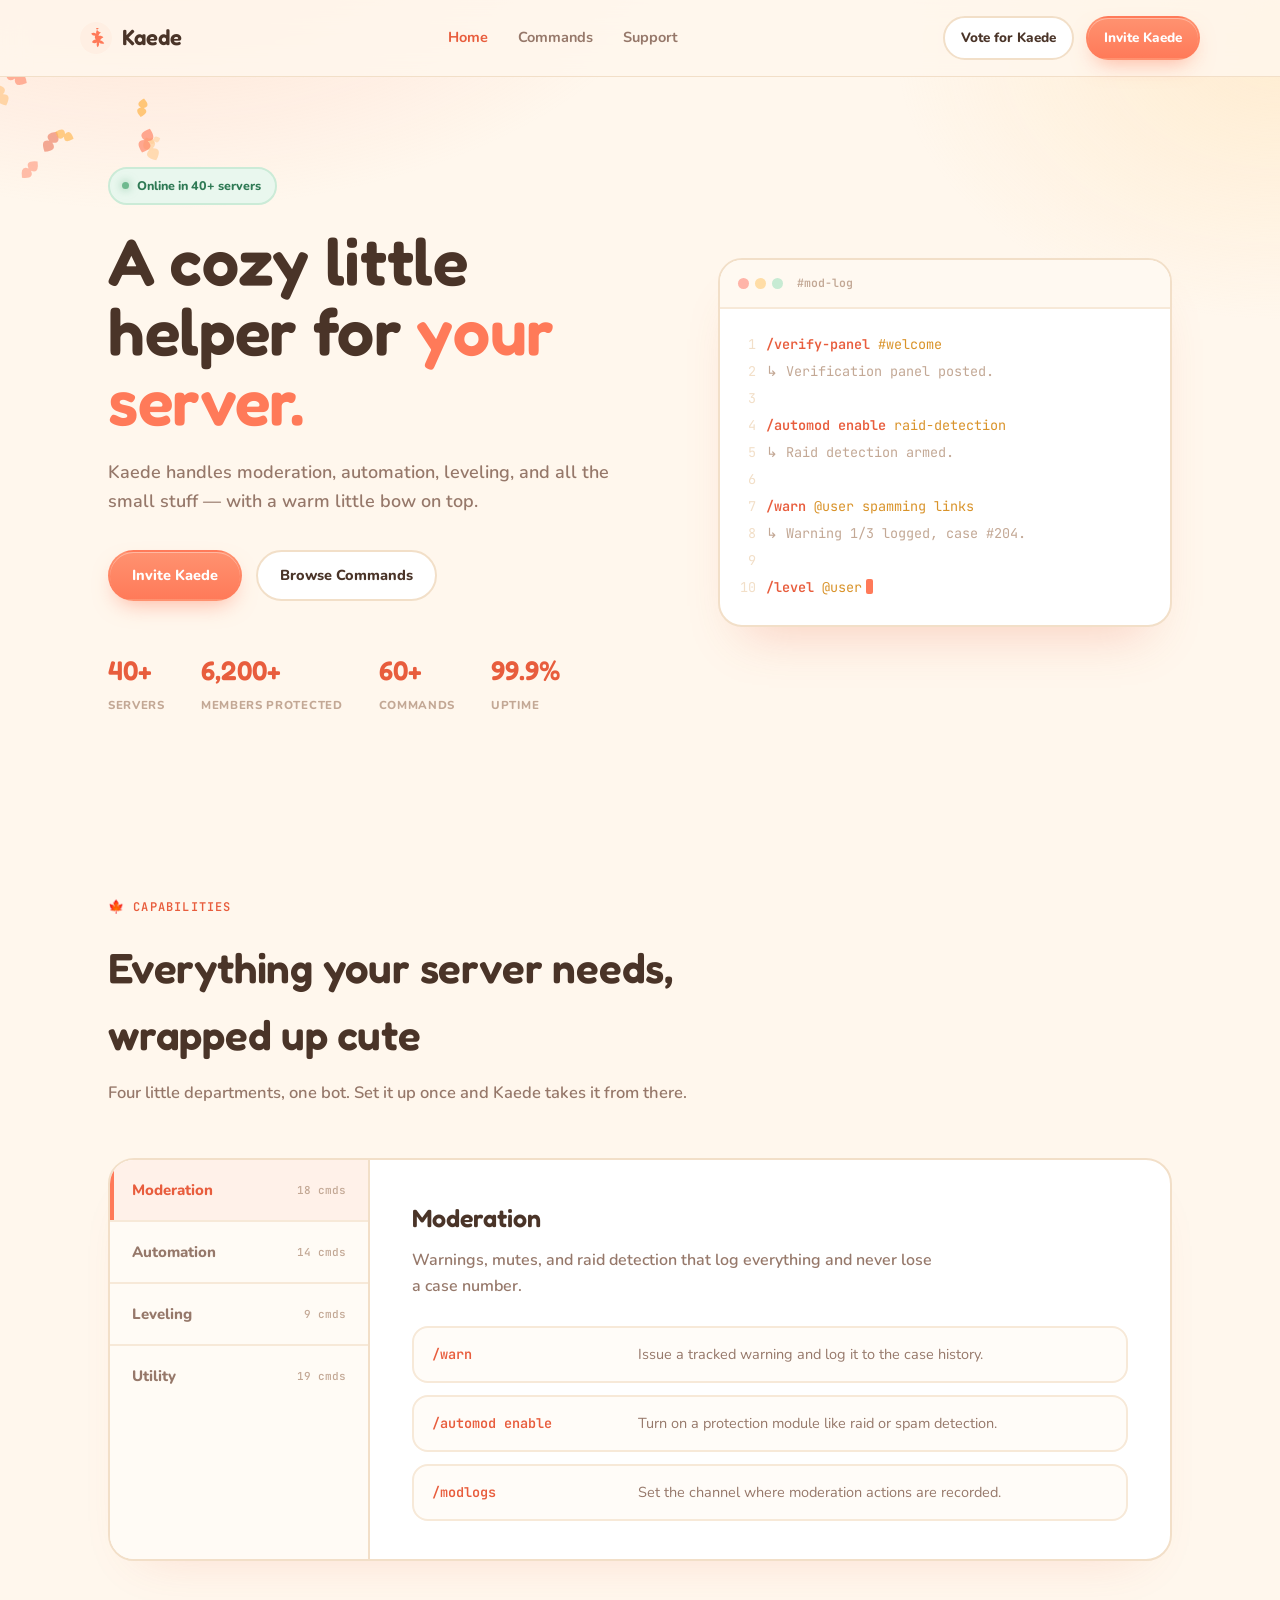
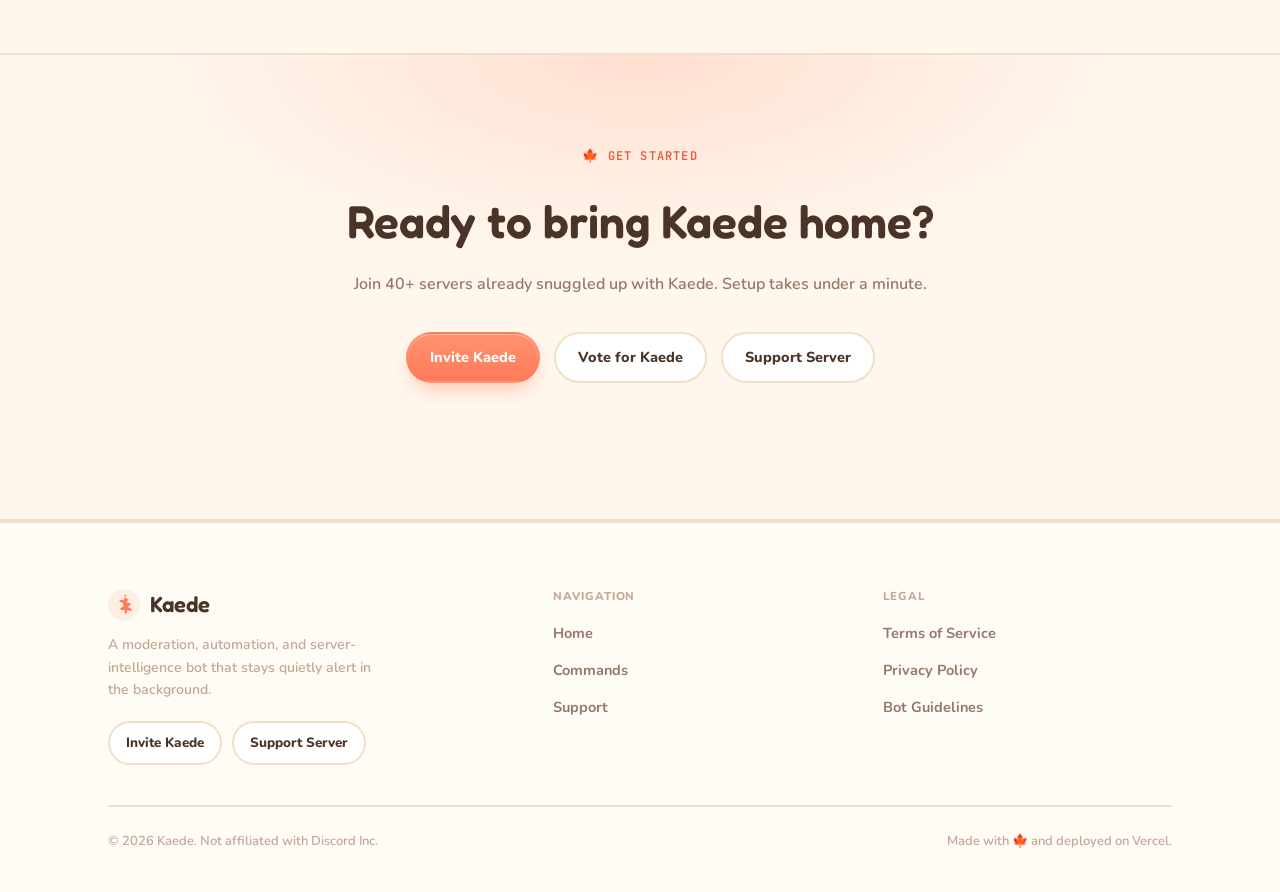
<file: index.html>
<!doctype html>
<html lang="en">
<head>
<meta charset="UTF-8">
<meta name="viewport" content="width=device-width, initial-scale=1">
<title>Kaede — a cozy Discord bot for your server</title>
<meta name="description" content="Kaede is a cozy Discord bot for moderation, automation, and leveling — friendly by design. Invite it in under a minute.">
<link rel="icon" href="data:image/svg+xml,<svg xmlns=%22http://www.w3.org/2000/svg%22 viewBox=%220 0 32 32%22><circle cx=%2216%22 cy=%2216%22 r=%2216%22 fill=%22%23FFEFE3%22/><path d=%22M16 6c1 2.6 2.8 4 5 4.6-1.6 1-2.3 2-2.4 3.4 2-.4 3.4 0 4.8 1.4-1.8.6-2.8 1.6-3.2 3 2 .2 3.2 1.2 4 3-2.2.6-3.8.2-5.2-1 .4 2 0 3.4-1.4 4.8-1-1.6-1.2-3-.6-4.8-1.6 1-3.2 1-5-.2.8-1.6 2-2.4 3.8-2.6-1-1.2-1.2-2.4-.6-4-1.8.2-3-.6-4-2.2 1.8-1 3.4-1 5 .4-.4-2.2.4-4 2.8-5.8Z%22 fill=%22%23FF7A59%22/></svg>">
<link rel="preconnect" href="https://fonts.googleapis.com">
<link href="https://fonts.googleapis.com/css2?family=Fredoka:wght@500;600;700&family=Nunito:wght@400;600;700;800&family=JetBrains+Mono:wght@400;500&display=swap" rel="stylesheet">
<link rel="stylesheet" href="style.css">
</head>
<body>

<header class="site">
  <div class="wrap bar">
    <a href="index.html" class="brand">
      <svg class="mark" viewBox="0 0 32 32" fill="none" xmlns="http://www.w3.org/2000/svg">
        <circle cx="16" cy="16" r="16" fill="#FFEFE3"/>
        <path d="M16 6c1 2.6 2.8 4 5 4.6-1.6 1-2.3 2-2.4 3.4 2-.4 3.4 0 4.8 1.4-1.8.6-2.8 1.6-3.2 3 2 .2 3.2 1.2 4 3-2.2.6-3.8.2-5.2-1 .4 2 0 3.4-1.4 4.8-1-1.6-1.2-3-.6-4.8-1.6 1-3.2 1-5-.2.8-1.6 2-2.4 3.8-2.6-1-1.2-1.2-2.4-.6-4-1.8.2-3-.6-4-2.2 1.8-1 3.4-1 5 .4-.4-2.2.4-4 2.8-5.8Z" fill="#FF7A59"/>
      </svg>
      Kaede
    </a>
    <nav class="primary">
      <a href="index.html" class="active">Home</a>
      <a href="commands.html">Commands</a>
      <a href="#" data-support>Support</a>
    </nav>
    <div class="header-cta">
      <a href="#" class="btn btn-ghost btn-sm" data-vote>Vote for Kaede</a>
      <a href="#" class="btn btn-primary btn-sm" data-invite>Invite Kaede</a>
    </div>
    <button class="menu-toggle" aria-label="Toggle menu" aria-expanded="false">
      <svg width="18" height="18" viewBox="0 0 18 18" fill="none"><path d="M2 4h14M2 9h14M2 14h14" stroke="currentColor" stroke-width="1.6" stroke-linecap="round"/></svg>
    </button>
  </div>
</header>

<main>
  <section class="hero">
    <canvas id="leaves"></canvas>
    <div class="wrap hero-inner">
      <div>
        <div class="status-pill"><span class="dot"></span> Online in 40+ servers</div>
        <h1 class="display">A cozy little<br>helper for <em>your server.</em></h1>
        <p class="lede">Kaede handles moderation, automation, leveling, and all the small stuff — with a warm little bow on top.</p>
        <div class="hero-actions">
          <a href="#" class="btn btn-primary" data-invite>Invite Kaede</a>
          <a href="commands.html" class="btn btn-ghost">Browse Commands</a>
        </div>
        <div class="stat-row">
          <div class="stat"><b>40+</b><span>Servers</span></div>
          <div class="stat"><b>6,200+</b><span>Members Protected</span></div>
          <div class="stat"><b>60+</b><span>Commands</span></div>
          <div class="stat"><b>99.9%</b><span>Uptime</span></div>
        </div>
      </div>

      <div class="console">
        <div class="console-bar">
          <div class="dots"><i></i><i></i><i></i></div>
          <span class="label">#mod-log</span>
        </div>
        <div class="console-body">
          <div class="ln"><span class="no">1</span><span><span class="cmd">/verify-panel</span> <span class="arg">#welcome</span></span></div>
          <div class="ln"><span class="no">2</span><span class="ok muted">↳ Verification panel posted.</span></div>
          <div class="ln"><span class="no">3</span><span>&nbsp;</span></div>
          <div class="ln"><span class="no">4</span><span><span class="cmd">/automod enable</span> <span class="arg">raid-detection</span></span></div>
          <div class="ln"><span class="no">5</span><span class="ok muted">↳ Raid detection armed.</span></div>
          <div class="ln"><span class="no">6</span><span>&nbsp;</span></div>
          <div class="ln"><span class="no">7</span><span><span class="cmd">/warn</span> <span class="arg">@user spamming links</span></span></div>
          <div class="ln"><span class="no">8</span><span class="muted">↳ Warning 1/3 logged, case #204.</span></div>
          <div class="ln"><span class="no">9</span><span>&nbsp;</span></div>
          <div class="ln"><span class="no">10</span><span><span class="cmd">/level</span> <span class="arg">@user</span><span class="caret"></span></span></div>
        </div>
      </div>
    </div>
  </section>

  <section id="features">
    <div class="wrap">
      <div class="section-head">
        <div class="eyebrow">Capabilities</div>
        <h2>Everything your server needs, wrapped up cute</h2>
        <p>Four little departments, one bot. Set it up once and Kaede takes it from there.</p>
      </div>

      <div class="feature-shell">
        <div class="tab-list" role="tablist">
          <button class="active" data-tab="tab-moderation">Moderation <span class="n">18 cmds</span></button>
          <button data-tab="tab-automation">Automation <span class="n">14 cmds</span></button>
          <button data-tab="tab-leveling">Leveling <span class="n">9 cmds</span></button>
          <button data-tab="tab-utility">Utility <span class="n">19 cmds</span></button>
        </div>

        <div class="tab-panels">
          <div class="tab-panel active" id="tab-moderation">
            <h3>Moderation</h3>
            <p>Warnings, mutes, and raid detection that log everything and never lose a case number.</p>
            <div class="cmd-grid">
              <div class="cmd-row"><code>/warn</code><p>Issue a tracked warning and log it to the case history.</p></div>
              <div class="cmd-row"><code>/automod enable</code><p>Turn on a protection module like raid or spam detection.</p></div>
              <div class="cmd-row"><code>/modlogs</code><p>Set the channel where moderation actions are recorded.</p></div>
            </div>
          </div>

          <div class="tab-panel" id="tab-automation">
            <h3>Automation</h3>
            <p>Reaction roles, scheduled announcements, and triggers that fire while you're offline.</p>
            <div class="cmd-grid">
              <div class="cmd-row"><code>/reaction-role add</code><p>Bind a role to an emoji on a message.</p></div>
              <div class="cmd-row"><code>/schedule</code><p>Queue a message to post in a channel at a set time.</p></div>
              <div class="cmd-row"><code>/trigger add</code><p>Auto-respond when a keyword appears in chat.</p></div>
            </div>
          </div>

          <div class="tab-panel" id="tab-leveling">
            <h3>Leveling</h3>
            <p>Give members a reason to stick around, with ranks that track real activity.</p>
            <div class="cmd-grid">
              <div class="cmd-row"><code>/level</code><p>Show a member's current rank and XP progress.</p></div>
              <div class="cmd-row"><code>/leaderboard</code><p>Display the server's top-ranked members.</p></div>
              <div class="cmd-row"><code>/level-role set</code><p>Grant a role automatically at a chosen level.</p></div>
            </div>
          </div>

          <div class="tab-panel" id="tab-utility">
            <h3>Utility</h3>
            <p>The everyday commands members actually reach for.</p>
            <div class="cmd-grid">
              <div class="cmd-row"><code>/poll</code><p>Post a reaction-based poll with up to 10 options.</p></div>
              <div class="cmd-row"><code>/remind</code><p>Set a personal reminder delivered by DM.</p></div>
              <div class="cmd-row"><code>/serverinfo</code><p>Show member count, boost tier, and creation date.</p></div>
            </div>
          </div>
        </div>
      </div>
    </div>
  </section>

  <section class="band">
    <div class="wrap">
      <div class="eyebrow">Get started</div>
      <h2>Ready to bring Kaede home?</h2>
      <p>Join 40+ servers already snuggled up with Kaede. Setup takes under a minute.</p>
      <div class="hero-actions">
        <a href="#" class="btn btn-primary" data-invite>Invite Kaede</a>
        <a href="#" class="btn btn-ghost" data-vote>Vote for Kaede</a>
        <a href="#" class="btn btn-ghost" data-support>Support Server</a>
      </div>
    </div>
  </section>
</main>

<footer class="site">
  <div class="wrap">
    <div class="footer-grid">
      <div class="footer-brand">
        <a href="index.html" class="brand">
          <svg class="mark" viewBox="0 0 32 32" fill="none" xmlns="http://www.w3.org/2000/svg">
        <circle cx="16" cy="16" r="16" fill="#FFEFE3"/>
        <path d="M16 6c1 2.6 2.8 4 5 4.6-1.6 1-2.3 2-2.4 3.4 2-.4 3.4 0 4.8 1.4-1.8.6-2.8 1.6-3.2 3 2 .2 3.2 1.2 4 3-2.2.6-3.8.2-5.2-1 .4 2 0 3.4-1.4 4.8-1-1.6-1.2-3-.6-4.8-1.6 1-3.2 1-5-.2.8-1.6 2-2.4 3.8-2.6-1-1.2-1.2-2.4-.6-4-1.8.2-3-.6-4-2.2 1.8-1 3.4-1 5 .4-.4-2.2.4-4 2.8-5.8Z" fill="#FF7A59"/>
      </svg>
          Kaede
        </a>
        <p>A moderation, automation, and server-intelligence bot that stays quietly alert in the background.</p>
        <div style="display:flex; gap:10px;">
          <a href="#" class="btn btn-ghost btn-sm" data-invite>Invite Kaede</a>
          <a href="#" class="btn btn-ghost btn-sm" data-support>Support Server</a>
        </div>
      </div>
      <div class="footer-col">
        <h4>Navigation</h4>
        <ul>
          <li><a href="index.html">Home</a></li>
          <li><a href="commands.html">Commands</a></li>
          <li><a href="#" data-support>Support</a></li>
        </ul>
      </div>
      <div class="footer-col">
        <h4>Legal</h4>
        <ul>
          <li><a href="terms.html">Terms of Service</a></li>
          <li><a href="privacy.html">Privacy Policy</a></li>
          <li><a href="guidelines.html">Bot Guidelines</a></li>
        </ul>
      </div>
    </div>
    <div class="footer-bottom">
      <span>© 2026 Kaede. Not affiliated with Discord Inc.</span>
      <span>Made with 🍁 and deployed on Vercel.</span>
    </div>
  </div>
</footer>

<script src="config.js"></script>
<script src="script.js"></script>
</body>
</html>
</file>
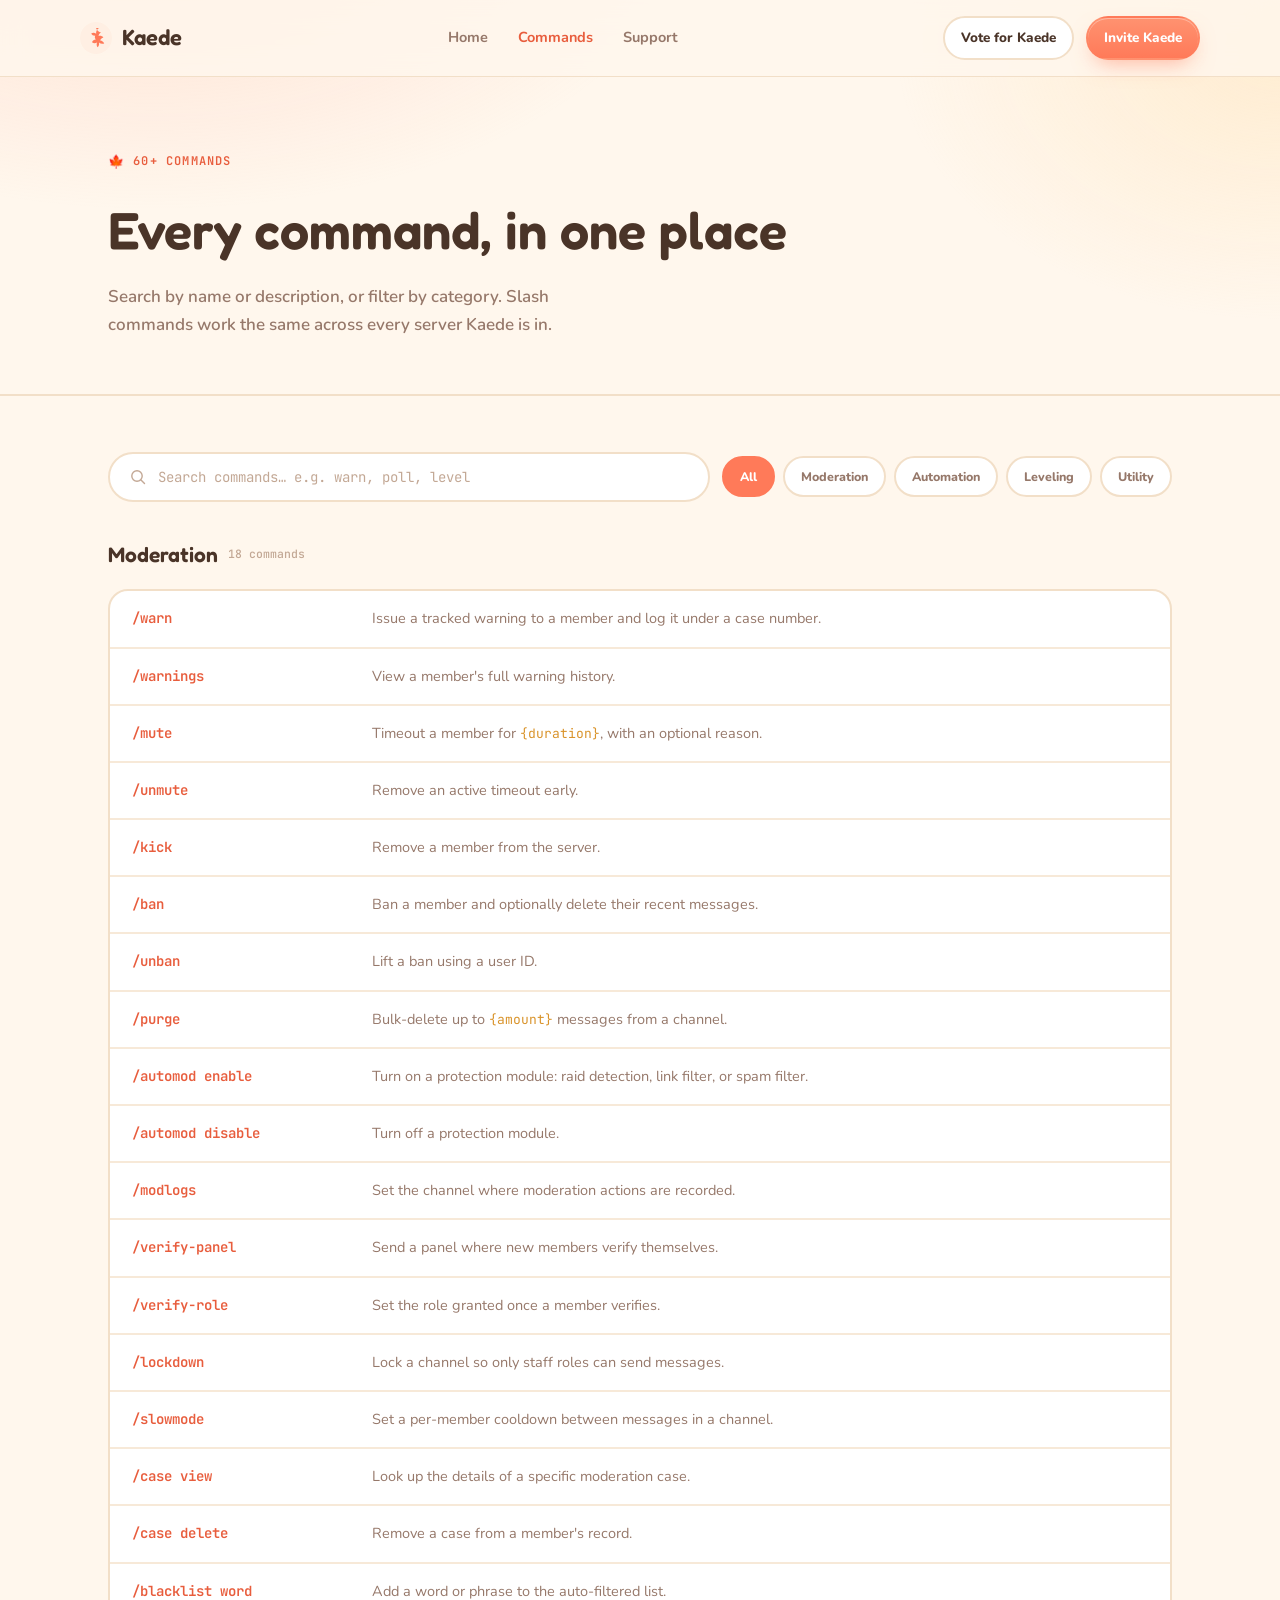
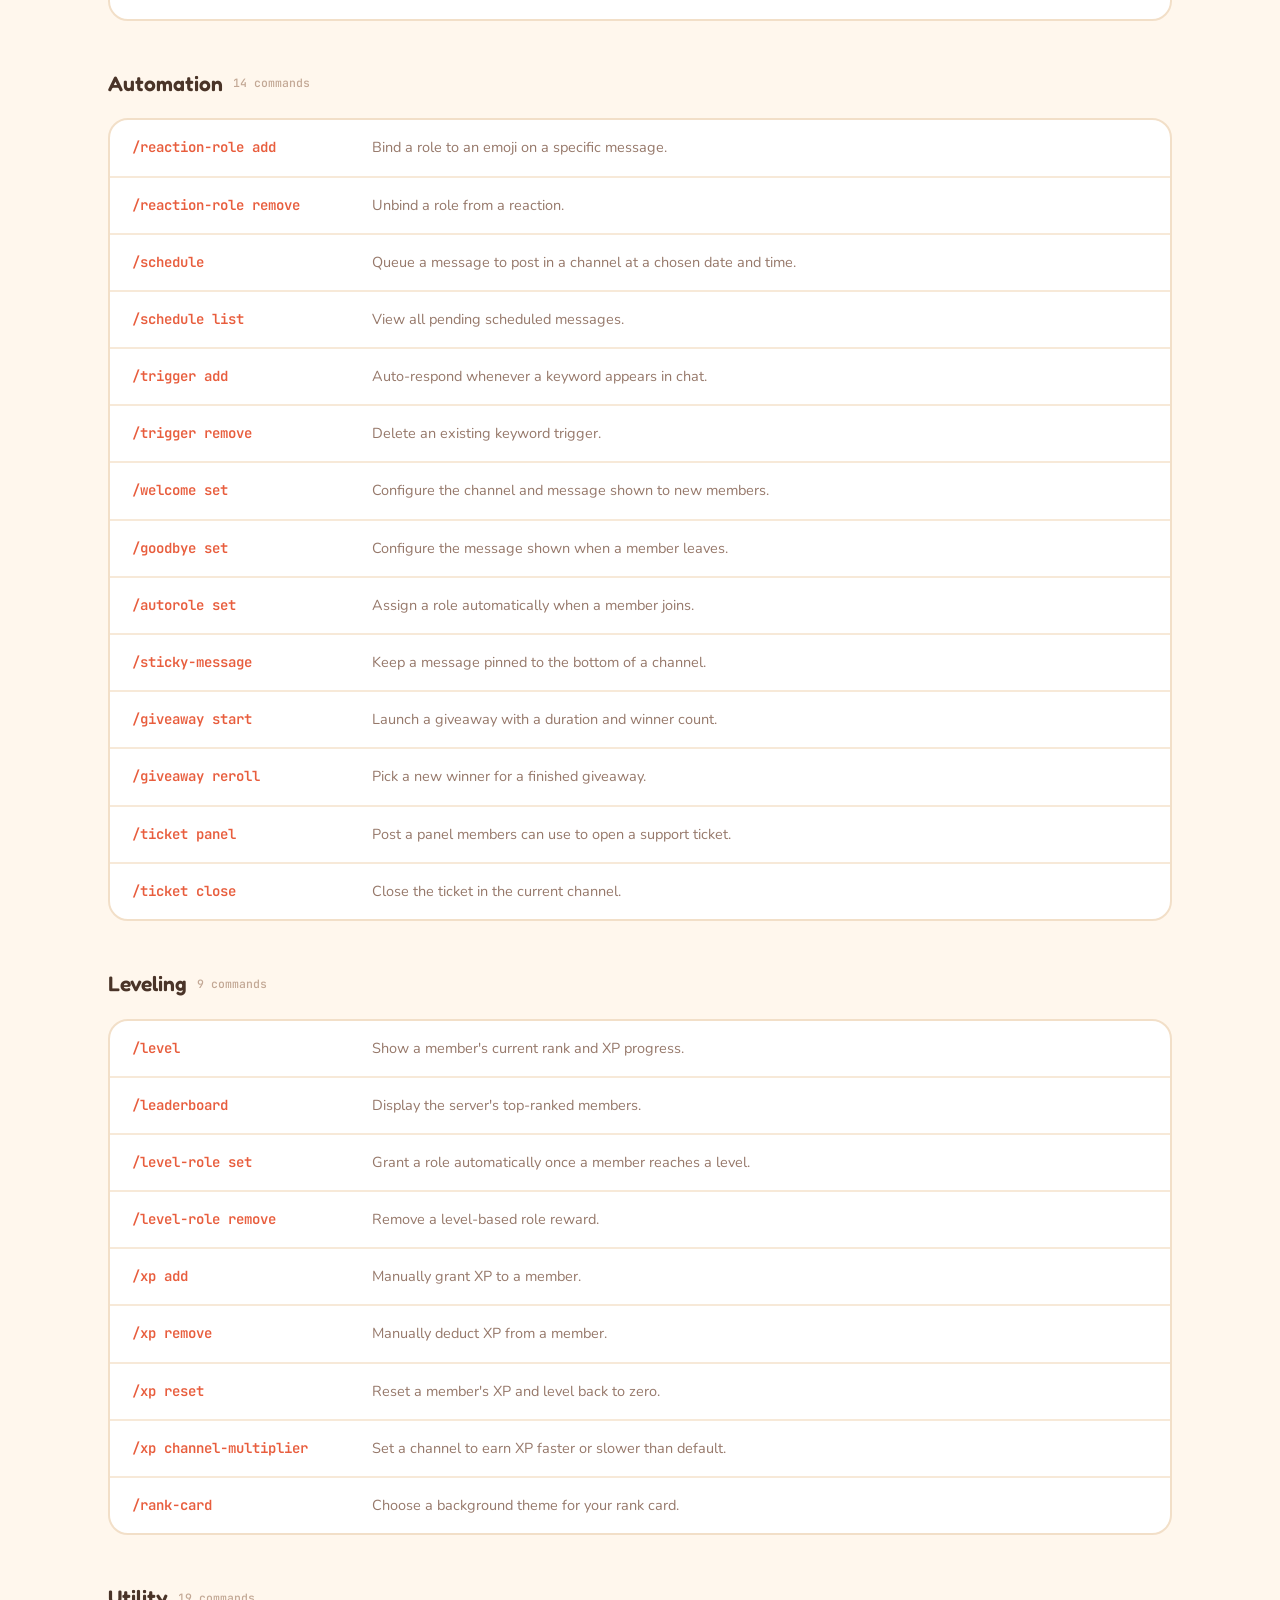
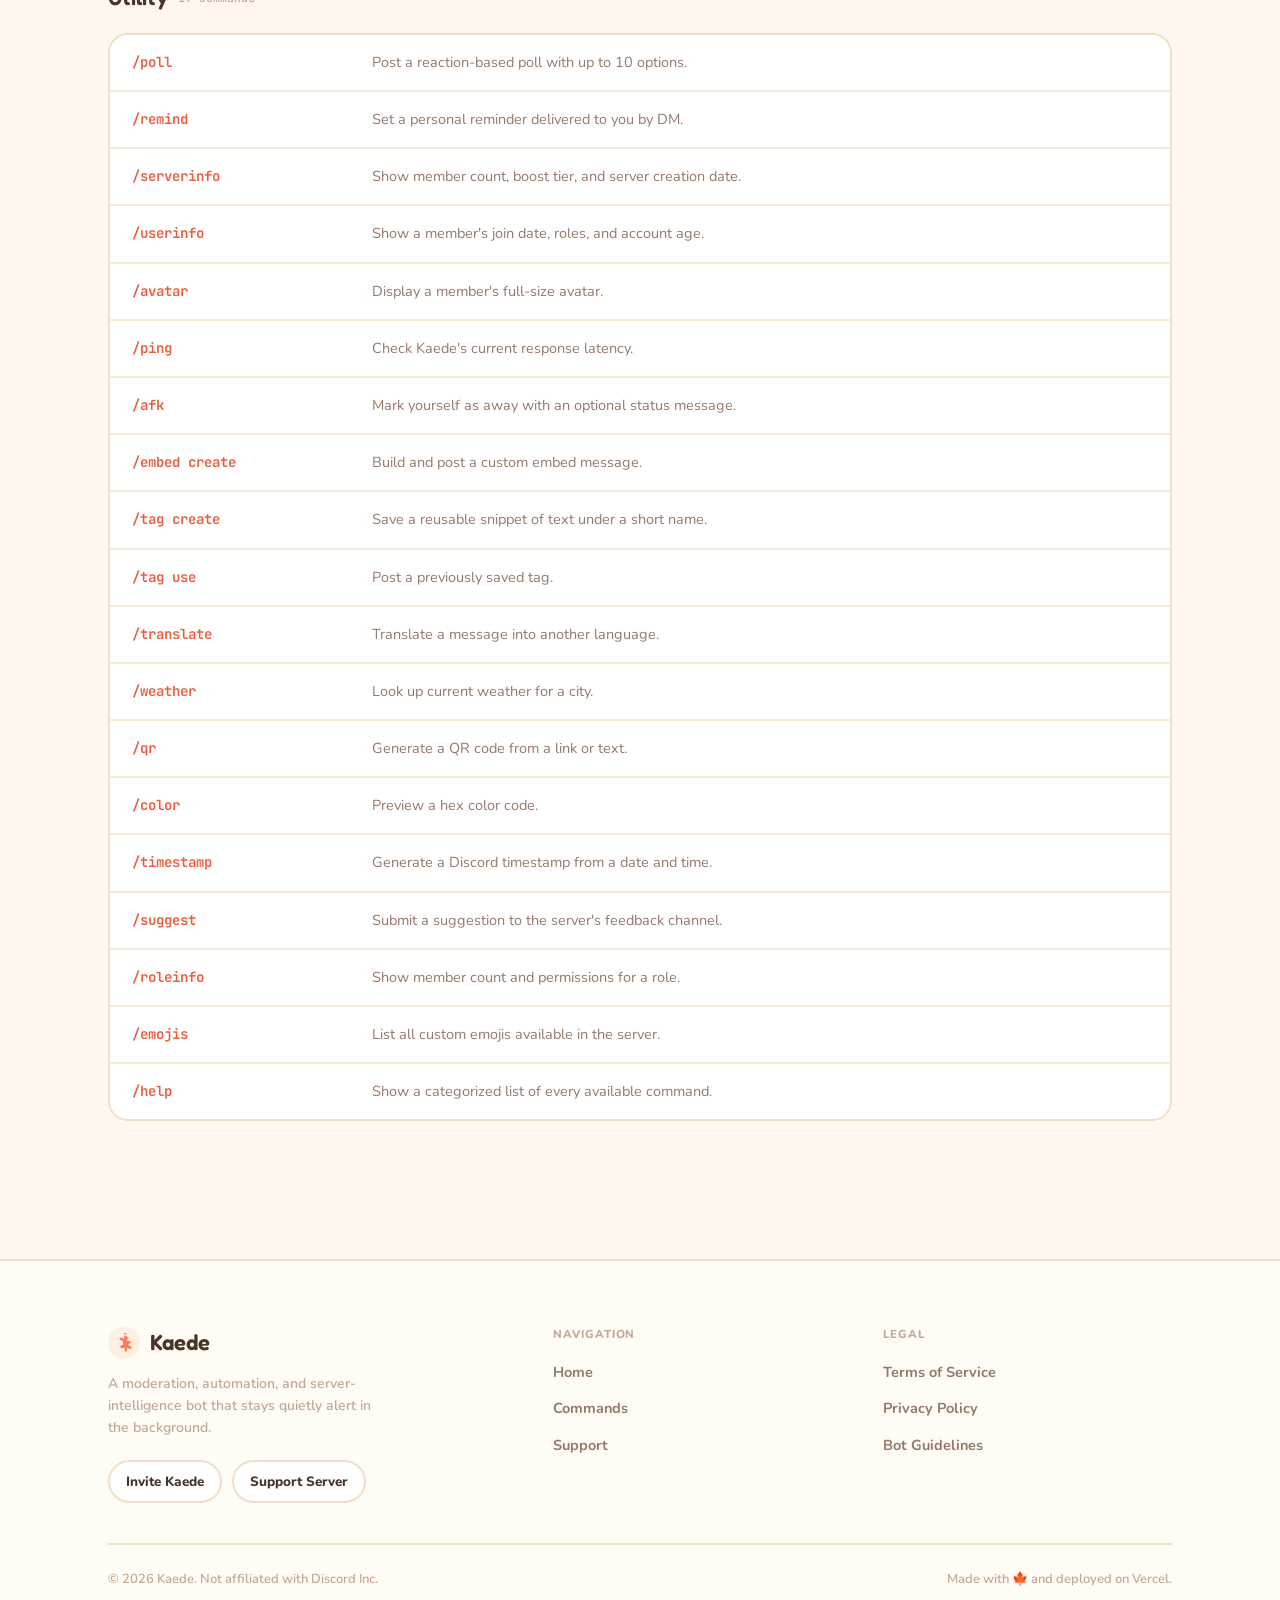
<file: commands.html>
<!doctype html>
<html lang="en">
<head>
<meta charset="UTF-8">
<meta name="viewport" content="width=device-width, initial-scale=1">
<title>Commands — Kaede</title>
<meta name="description" content="Browse every Kaede command across moderation, automation, leveling, and utility.">
<link rel="icon" href="data:image/svg+xml,<svg xmlns=%22http://www.w3.org/2000/svg%22 viewBox=%220 0 32 32%22><circle cx=%2216%22 cy=%2216%22 r=%2216%22 fill=%22%23FFEFE3%22/><path d=%22M16 6c1 2.6 2.8 4 5 4.6-1.6 1-2.3 2-2.4 3.4 2-.4 3.4 0 4.8 1.4-1.8.6-2.8 1.6-3.2 3 2 .2 3.2 1.2 4 3-2.2.6-3.8.2-5.2-1 .4 2 0 3.4-1.4 4.8-1-1.6-1.2-3-.6-4.8-1.6 1-3.2 1-5-.2.8-1.6 2-2.4 3.8-2.6-1-1.2-1.2-2.4-.6-4-1.8.2-3-.6-4-2.2 1.8-1 3.4-1 5 .4-.4-2.2.4-4 2.8-5.8Z%22 fill=%22%23FF7A59%22/></svg>">
<link rel="preconnect" href="https://fonts.googleapis.com">
<link href="https://fonts.googleapis.com/css2?family=Fredoka:wght@500;600;700&family=Nunito:wght@400;600;700;800&family=JetBrains+Mono:wght@400;500&display=swap" rel="stylesheet">
<link rel="stylesheet" href="style.css">
</head>
<body>

<header class="site">
  <div class="wrap bar">
    <a href="index.html" class="brand">
      <svg class="mark" viewBox="0 0 32 32" fill="none" xmlns="http://www.w3.org/2000/svg">
        <circle cx="16" cy="16" r="16" fill="#FFEFE3"/>
        <path d="M16 6c1 2.6 2.8 4 5 4.6-1.6 1-2.3 2-2.4 3.4 2-.4 3.4 0 4.8 1.4-1.8.6-2.8 1.6-3.2 3 2 .2 3.2 1.2 4 3-2.2.6-3.8.2-5.2-1 .4 2 0 3.4-1.4 4.8-1-1.6-1.2-3-.6-4.8-1.6 1-3.2 1-5-.2.8-1.6 2-2.4 3.8-2.6-1-1.2-1.2-2.4-.6-4-1.8.2-3-.6-4-2.2 1.8-1 3.4-1 5 .4-.4-2.2.4-4 2.8-5.8Z" fill="#FF7A59"/>
      </svg>
      Kaede
    </a>
    <nav class="primary">
      <a href="index.html">Home</a>
      <a href="commands.html" class="active">Commands</a>
      <a href="#" data-support>Support</a>
    </nav>
    <div class="header-cta">
      <a href="#" class="btn btn-ghost btn-sm" data-vote>Vote for Kaede</a>
      <a href="#" class="btn btn-primary btn-sm" data-invite>Invite Kaede</a>
    </div>
    <button class="menu-toggle" aria-label="Toggle menu" aria-expanded="false">
      <svg width="18" height="18" viewBox="0 0 18 18" fill="none"><path d="M2 4h14M2 9h14M2 14h14" stroke="currentColor" stroke-width="1.6" stroke-linecap="round"/></svg>
    </button>
  </div>
</header>

<main>
  <section class="page-hero">
    <div class="wrap">
      <div class="eyebrow">60+ commands</div>
      <h1>Every command, in one place</h1>
      <p>Search by name or description, or filter by category. Slash commands work the same across every server Kaede is in.</p>
    </div>
  </section>

  <section style="padding-top:56px;">
    <div class="wrap">
      <div class="cmd-toolbar">
        <div class="search-box">
          <svg width="16" height="16" viewBox="0 0 16 16" fill="none"><circle cx="7" cy="7" r="5.2" stroke="currentColor" stroke-width="1.4"/><path d="M11 11L14.5 14.5" stroke="currentColor" stroke-width="1.4" stroke-linecap="round"/></svg>
          <input type="text" id="cmd-search" placeholder="Search commands… e.g. warn, poll, level">
        </div>
        <div class="chip-row">
          <button class="chip active" data-filter="all">All</button>
          <button class="chip" data-filter="moderation">Moderation</button>
          <button class="chip" data-filter="automation">Automation</button>
          <button class="chip" data-filter="leveling">Leveling</button>
          <button class="chip" data-filter="utility">Utility</button>
        </div>
      </div>

      <!-- MODERATION -->
      <div class="cmd-category" data-category="moderation">
        <h3>Moderation <span class="count">18 commands</span></h3>
        <div class="cmd-table">
          <div class="cmd-item"><div class="name">/warn</div><div class="desc">Issue a tracked warning to a member and log it under a case number.</div></div>
          <div class="cmd-item"><div class="name">/warnings</div><div class="desc">View a member's full warning history.</div></div>
          <div class="cmd-item"><div class="name">/mute</div><div class="desc">Timeout a member for <span class="arg">{duration}</span>, with an optional reason.</div></div>
          <div class="cmd-item"><div class="name">/unmute</div><div class="desc">Remove an active timeout early.</div></div>
          <div class="cmd-item"><div class="name">/kick</div><div class="desc">Remove a member from the server.</div></div>
          <div class="cmd-item"><div class="name">/ban</div><div class="desc">Ban a member and optionally delete their recent messages.</div></div>
          <div class="cmd-item"><div class="name">/unban</div><div class="desc">Lift a ban using a user ID.</div></div>
          <div class="cmd-item"><div class="name">/purge</div><div class="desc">Bulk-delete up to <span class="arg">{amount}</span> messages from a channel.</div></div>
          <div class="cmd-item"><div class="name">/automod enable</div><div class="desc">Turn on a protection module: raid detection, link filter, or spam filter.</div></div>
          <div class="cmd-item"><div class="name">/automod disable</div><div class="desc">Turn off a protection module.</div></div>
          <div class="cmd-item"><div class="name">/modlogs</div><div class="desc">Set the channel where moderation actions are recorded.</div></div>
          <div class="cmd-item"><div class="name">/verify-panel</div><div class="desc">Send a panel where new members verify themselves.</div></div>
          <div class="cmd-item"><div class="name">/verify-role</div><div class="desc">Set the role granted once a member verifies.</div></div>
          <div class="cmd-item"><div class="name">/lockdown</div><div class="desc">Lock a channel so only staff roles can send messages.</div></div>
          <div class="cmd-item"><div class="name">/slowmode</div><div class="desc">Set a per-member cooldown between messages in a channel.</div></div>
          <div class="cmd-item"><div class="name">/case view</div><div class="desc">Look up the details of a specific moderation case.</div></div>
          <div class="cmd-item"><div class="name">/case delete</div><div class="desc">Remove a case from a member's record.</div></div>
          <div class="cmd-item"><div class="name">/blacklist word</div><div class="desc">Add a word or phrase to the auto-filtered list.</div></div>
        </div>
      </div>

      <!-- AUTOMATION -->
      <div class="cmd-category" data-category="automation">
        <h3>Automation <span class="count">14 commands</span></h3>
        <div class="cmd-table">
          <div class="cmd-item"><div class="name">/reaction-role add</div><div class="desc">Bind a role to an emoji on a specific message.</div></div>
          <div class="cmd-item"><div class="name">/reaction-role remove</div><div class="desc">Unbind a role from a reaction.</div></div>
          <div class="cmd-item"><div class="name">/schedule</div><div class="desc">Queue a message to post in a channel at a chosen date and time.</div></div>
          <div class="cmd-item"><div class="name">/schedule list</div><div class="desc">View all pending scheduled messages.</div></div>
          <div class="cmd-item"><div class="name">/trigger add</div><div class="desc">Auto-respond whenever a keyword appears in chat.</div></div>
          <div class="cmd-item"><div class="name">/trigger remove</div><div class="desc">Delete an existing keyword trigger.</div></div>
          <div class="cmd-item"><div class="name">/welcome set</div><div class="desc">Configure the channel and message shown to new members.</div></div>
          <div class="cmd-item"><div class="name">/goodbye set</div><div class="desc">Configure the message shown when a member leaves.</div></div>
          <div class="cmd-item"><div class="name">/autorole set</div><div class="desc">Assign a role automatically when a member joins.</div></div>
          <div class="cmd-item"><div class="name">/sticky-message</div><div class="desc">Keep a message pinned to the bottom of a channel.</div></div>
          <div class="cmd-item"><div class="name">/giveaway start</div><div class="desc">Launch a giveaway with a duration and winner count.</div></div>
          <div class="cmd-item"><div class="name">/giveaway reroll</div><div class="desc">Pick a new winner for a finished giveaway.</div></div>
          <div class="cmd-item"><div class="name">/ticket panel</div><div class="desc">Post a panel members can use to open a support ticket.</div></div>
          <div class="cmd-item"><div class="name">/ticket close</div><div class="desc">Close the ticket in the current channel.</div></div>
        </div>
      </div>

      <!-- LEVELING -->
      <div class="cmd-category" data-category="leveling">
        <h3>Leveling <span class="count">9 commands</span></h3>
        <div class="cmd-table">
          <div class="cmd-item"><div class="name">/level</div><div class="desc">Show a member's current rank and XP progress.</div></div>
          <div class="cmd-item"><div class="name">/leaderboard</div><div class="desc">Display the server's top-ranked members.</div></div>
          <div class="cmd-item"><div class="name">/level-role set</div><div class="desc">Grant a role automatically once a member reaches a level.</div></div>
          <div class="cmd-item"><div class="name">/level-role remove</div><div class="desc">Remove a level-based role reward.</div></div>
          <div class="cmd-item"><div class="name">/xp add</div><div class="desc">Manually grant XP to a member.</div></div>
          <div class="cmd-item"><div class="name">/xp remove</div><div class="desc">Manually deduct XP from a member.</div></div>
          <div class="cmd-item"><div class="name">/xp reset</div><div class="desc">Reset a member's XP and level back to zero.</div></div>
          <div class="cmd-item"><div class="name">/xp channel-multiplier</div><div class="desc">Set a channel to earn XP faster or slower than default.</div></div>
          <div class="cmd-item"><div class="name">/rank-card</div><div class="desc">Choose a background theme for your rank card.</div></div>
        </div>
      </div>

      <!-- UTILITY -->
      <div class="cmd-category" data-category="utility">
        <h3>Utility <span class="count">19 commands</span></h3>
        <div class="cmd-table">
          <div class="cmd-item"><div class="name">/poll</div><div class="desc">Post a reaction-based poll with up to 10 options.</div></div>
          <div class="cmd-item"><div class="name">/remind</div><div class="desc">Set a personal reminder delivered to you by DM.</div></div>
          <div class="cmd-item"><div class="name">/serverinfo</div><div class="desc">Show member count, boost tier, and server creation date.</div></div>
          <div class="cmd-item"><div class="name">/userinfo</div><div class="desc">Show a member's join date, roles, and account age.</div></div>
          <div class="cmd-item"><div class="name">/avatar</div><div class="desc">Display a member's full-size avatar.</div></div>
          <div class="cmd-item"><div class="name">/ping</div><div class="desc">Check Kaede's current response latency.</div></div>
          <div class="cmd-item"><div class="name">/afk</div><div class="desc">Mark yourself as away with an optional status message.</div></div>
          <div class="cmd-item"><div class="name">/embed create</div><div class="desc">Build and post a custom embed message.</div></div>
          <div class="cmd-item"><div class="name">/tag create</div><div class="desc">Save a reusable snippet of text under a short name.</div></div>
          <div class="cmd-item"><div class="name">/tag use</div><div class="desc">Post a previously saved tag.</div></div>
          <div class="cmd-item"><div class="name">/translate</div><div class="desc">Translate a message into another language.</div></div>
          <div class="cmd-item"><div class="name">/weather</div><div class="desc">Look up current weather for a city.</div></div>
          <div class="cmd-item"><div class="name">/qr</div><div class="desc">Generate a QR code from a link or text.</div></div>
          <div class="cmd-item"><div class="name">/color</div><div class="desc">Preview a hex color code.</div></div>
          <div class="cmd-item"><div class="name">/timestamp</div><div class="desc">Generate a Discord timestamp from a date and time.</div></div>
          <div class="cmd-item"><div class="name">/suggest</div><div class="desc">Submit a suggestion to the server's feedback channel.</div></div>
          <div class="cmd-item"><div class="name">/roleinfo</div><div class="desc">Show member count and permissions for a role.</div></div>
          <div class="cmd-item"><div class="name">/emojis</div><div class="desc">List all custom emojis available in the server.</div></div>
          <div class="cmd-item"><div class="name">/help</div><div class="desc">Show a categorized list of every available command.</div></div>
        </div>
      </div>

      <div class="no-results">No commands match your search.</div>
    </div>
  </section>
</main>

<footer class="site">
  <div class="wrap">
    <div class="footer-grid">
      <div class="footer-brand">
        <a href="index.html" class="brand">
          <svg class="mark" viewBox="0 0 32 32" fill="none" xmlns="http://www.w3.org/2000/svg">
        <circle cx="16" cy="16" r="16" fill="#FFEFE3"/>
        <path d="M16 6c1 2.6 2.8 4 5 4.6-1.6 1-2.3 2-2.4 3.4 2-.4 3.4 0 4.8 1.4-1.8.6-2.8 1.6-3.2 3 2 .2 3.2 1.2 4 3-2.2.6-3.8.2-5.2-1 .4 2 0 3.4-1.4 4.8-1-1.6-1.2-3-.6-4.8-1.6 1-3.2 1-5-.2.8-1.6 2-2.4 3.8-2.6-1-1.2-1.2-2.4-.6-4-1.8.2-3-.6-4-2.2 1.8-1 3.4-1 5 .4-.4-2.2.4-4 2.8-5.8Z" fill="#FF7A59"/>
      </svg>
          Kaede
        </a>
        <p>A moderation, automation, and server-intelligence bot that stays quietly alert in the background.</p>
        <div style="display:flex; gap:10px;">
          <a href="#" class="btn btn-ghost btn-sm" data-invite>Invite Kaede</a>
          <a href="#" class="btn btn-ghost btn-sm" data-support>Support Server</a>
        </div>
      </div>
      <div class="footer-col">
        <h4>Navigation</h4>
        <ul>
          <li><a href="index.html">Home</a></li>
          <li><a href="commands.html">Commands</a></li>
          <li><a href="#" data-support>Support</a></li>
        </ul>
      </div>
      <div class="footer-col">
        <h4>Legal</h4>
        <ul>
          <li><a href="terms.html">Terms of Service</a></li>
          <li><a href="privacy.html">Privacy Policy</a></li>
          <li><a href="guidelines.html">Bot Guidelines</a></li>
        </ul>
      </div>
    </div>
    <div class="footer-bottom">
      <span>© 2026 Kaede. Not affiliated with Discord Inc.</span>
      <span>Made with 🍁 and deployed on Vercel.</span>
    </div>
  </div>
</footer>

<script src="config.js"></script>
<script src="script.js"></script>
</body>
</html>
</file>
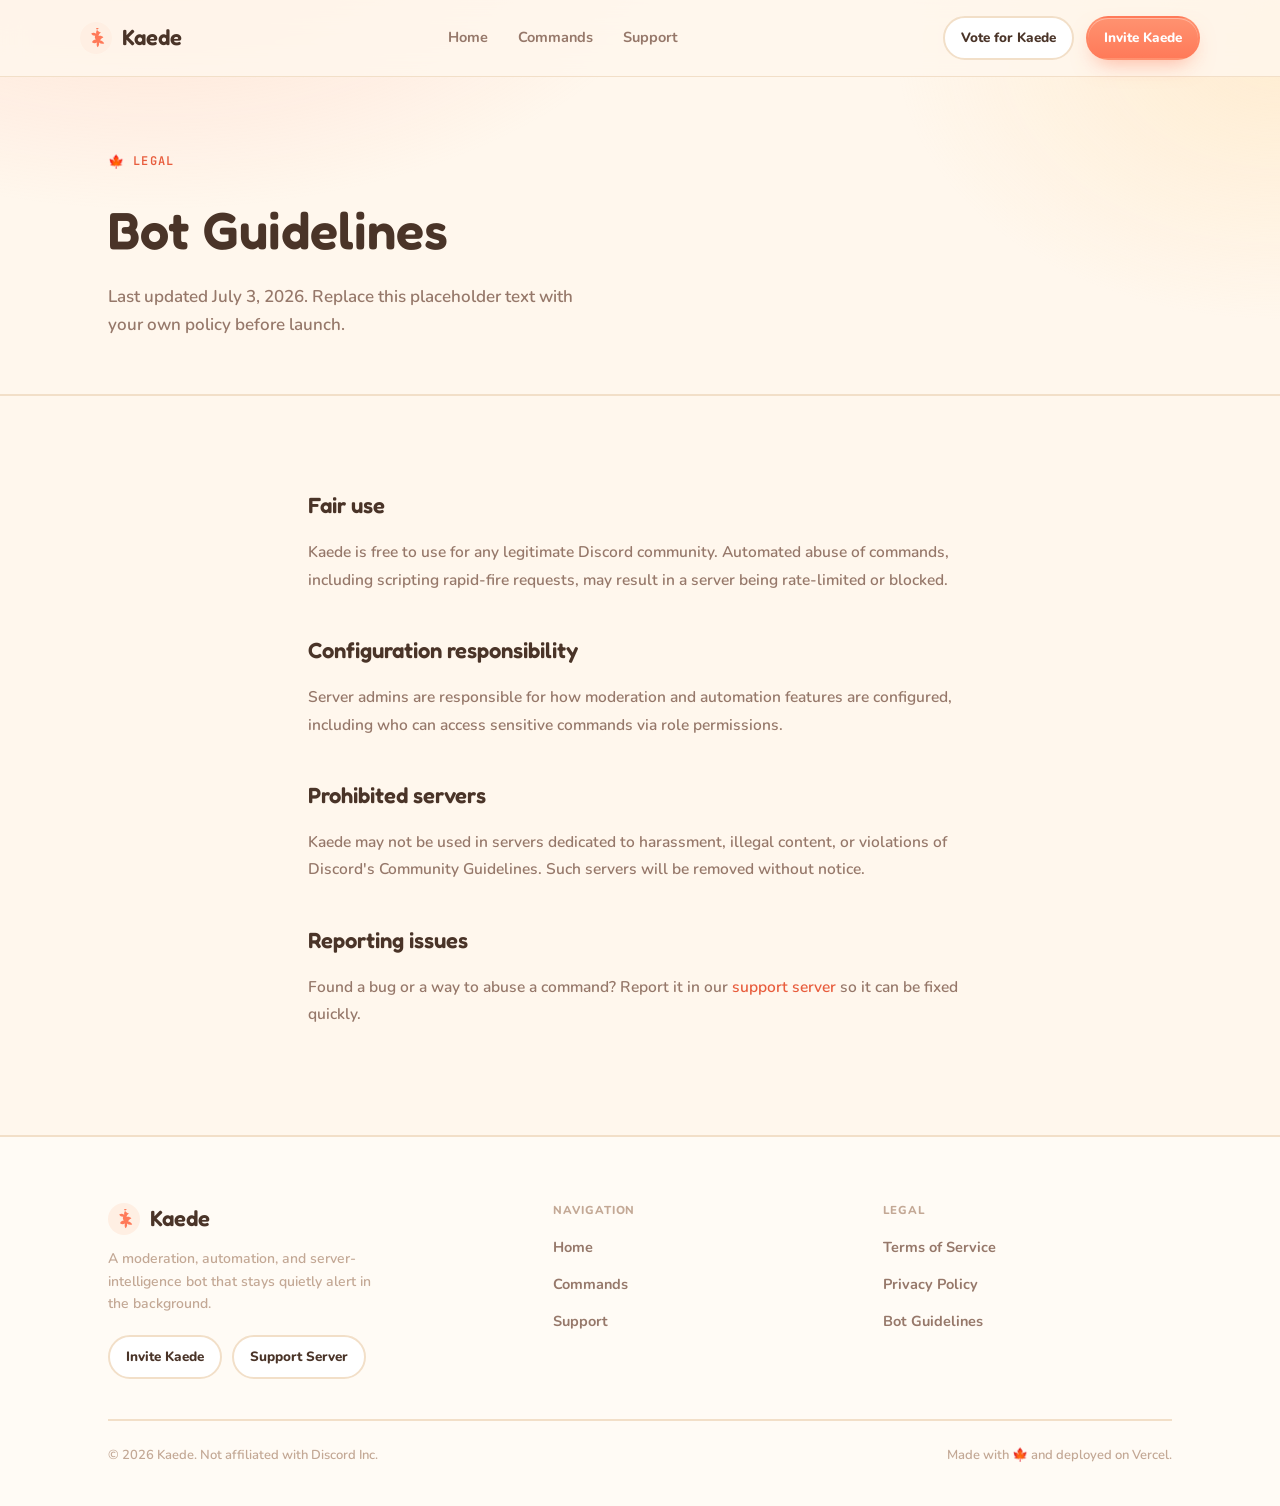
<file: guidelines.html>
<!doctype html>
<html lang="en">
<head>
<meta charset="UTF-8">
<meta name="viewport" content="width=device-width, initial-scale=1">
<title>Bot Guidelines — Kaede</title>
<link rel="icon" href="data:image/svg+xml,<svg xmlns=%22http://www.w3.org/2000/svg%22 viewBox=%220 0 32 32%22><circle cx=%2216%22 cy=%2216%22 r=%2216%22 fill=%22%23FFEFE3%22/><path d=%22M16 6c1 2.6 2.8 4 5 4.6-1.6 1-2.3 2-2.4 3.4 2-.4 3.4 0 4.8 1.4-1.8.6-2.8 1.6-3.2 3 2 .2 3.2 1.2 4 3-2.2.6-3.8.2-5.2-1 .4 2 0 3.4-1.4 4.8-1-1.6-1.2-3-.6-4.8-1.6 1-3.2 1-5-.2.8-1.6 2-2.4 3.8-2.6-1-1.2-1.2-2.4-.6-4-1.8.2-3-.6-4-2.2 1.8-1 3.4-1 5 .4-.4-2.2.4-4 2.8-5.8Z%22 fill=%22%23FF7A59%22/></svg>">
<link rel="preconnect" href="https://fonts.googleapis.com">
<link href="https://fonts.googleapis.com/css2?family=Fredoka:wght@500;600;700&family=Nunito:wght@400;600;700;800&family=JetBrains+Mono:wght@400;500&display=swap" rel="stylesheet">
<link rel="stylesheet" href="style.css">
</head>
<body>

<header class="site">
  <div class="wrap bar">
    <a href="index.html" class="brand">
      <svg class="mark" viewBox="0 0 32 32" fill="none" xmlns="http://www.w3.org/2000/svg">
        <circle cx="16" cy="16" r="16" fill="#FFEFE3"/>
        <path d="M16 6c1 2.6 2.8 4 5 4.6-1.6 1-2.3 2-2.4 3.4 2-.4 3.4 0 4.8 1.4-1.8.6-2.8 1.6-3.2 3 2 .2 3.2 1.2 4 3-2.2.6-3.8.2-5.2-1 .4 2 0 3.4-1.4 4.8-1-1.6-1.2-3-.6-4.8-1.6 1-3.2 1-5-.2.8-1.6 2-2.4 3.8-2.6-1-1.2-1.2-2.4-.6-4-1.8.2-3-.6-4-2.2 1.8-1 3.4-1 5 .4-.4-2.2.4-4 2.8-5.8Z" fill="#FF7A59"/>
      </svg>
      Kaede
    </a>
    <nav class="primary">
      <a href="index.html">Home</a>
      <a href="commands.html">Commands</a>
      <a href="#" data-support>Support</a>
    </nav>
    <div class="header-cta">
      <a href="#" class="btn btn-ghost btn-sm" data-vote>Vote for Kaede</a>
      <a href="#" class="btn btn-primary btn-sm" data-invite>Invite Kaede</a>
    </div>
    <button class="menu-toggle" aria-label="Toggle menu" aria-expanded="false">
      <svg width="18" height="18" viewBox="0 0 18 18" fill="none"><path d="M2 4h14M2 9h14M2 14h14" stroke="currentColor" stroke-width="1.6" stroke-linecap="round"/></svg>
    </button>
  </div>
</header>

<main>
  <section class="page-hero">
    <div class="wrap">
      <div class="eyebrow">Legal</div>
      <h1>Bot Guidelines</h1>
      <p>Last updated July 3, 2026. Replace this placeholder text with your own policy before launch.</p>
    </div>
  </section>

  <section>
    <div class="wrap prose">

      <h2>Fair use</h2>
      <p>Kaede is free to use for any legitimate Discord community. Automated abuse of commands, including scripting rapid-fire requests, may result in a server being rate-limited or blocked.</p>
      <h2>Configuration responsibility</h2>
      <p>Server admins are responsible for how moderation and automation features are configured, including who can access sensitive commands via role permissions.</p>
      <h2>Prohibited servers</h2>
      <p>Kaede may not be used in servers dedicated to harassment, illegal content, or violations of Discord's Community Guidelines. Such servers will be removed without notice.</p>
      <h2>Reporting issues</h2>
      <p>Found a bug or a way to abuse a command? Report it in our <a href="#" data-support>support server</a> so it can be fixed quickly.</p>
    </div>
  </section>
</main>

<footer class="site">
  <div class="wrap">
    <div class="footer-grid">
      <div class="footer-brand">
        <a href="index.html" class="brand">
          <svg class="mark" viewBox="0 0 32 32" fill="none" xmlns="http://www.w3.org/2000/svg">
        <circle cx="16" cy="16" r="16" fill="#FFEFE3"/>
        <path d="M16 6c1 2.6 2.8 4 5 4.6-1.6 1-2.3 2-2.4 3.4 2-.4 3.4 0 4.8 1.4-1.8.6-2.8 1.6-3.2 3 2 .2 3.2 1.2 4 3-2.2.6-3.8.2-5.2-1 .4 2 0 3.4-1.4 4.8-1-1.6-1.2-3-.6-4.8-1.6 1-3.2 1-5-.2.8-1.6 2-2.4 3.8-2.6-1-1.2-1.2-2.4-.6-4-1.8.2-3-.6-4-2.2 1.8-1 3.4-1 5 .4-.4-2.2.4-4 2.8-5.8Z" fill="#FF7A59"/>
      </svg>
          Kaede
        </a>
        <p>A moderation, automation, and server-intelligence bot that stays quietly alert in the background.</p>
        <div style="display:flex; gap:10px;">
          <a href="#" class="btn btn-ghost btn-sm" data-invite>Invite Kaede</a>
          <a href="#" class="btn btn-ghost btn-sm" data-support>Support Server</a>
        </div>
      </div>
      <div class="footer-col">
        <h4>Navigation</h4>
        <ul>
          <li><a href="index.html">Home</a></li>
          <li><a href="commands.html">Commands</a></li>
          <li><a href="#" data-support>Support</a></li>
        </ul>
      </div>
      <div class="footer-col">
        <h4>Legal</h4>
        <ul>
          <li><a href="terms.html">Terms of Service</a></li>
          <li><a href="privacy.html">Privacy Policy</a></li>
          <li><a href="guidelines.html">Bot Guidelines</a></li>
        </ul>
      </div>
    </div>
    <div class="footer-bottom">
      <span>© 2026 Kaede. Not affiliated with Discord Inc.</span>
      <span>Made with 🍁 and deployed on Vercel.</span>
    </div>
  </div>
</footer>

<script src="config.js"></script>
<script src="script.js"></script>
</body>
</html>
</file>
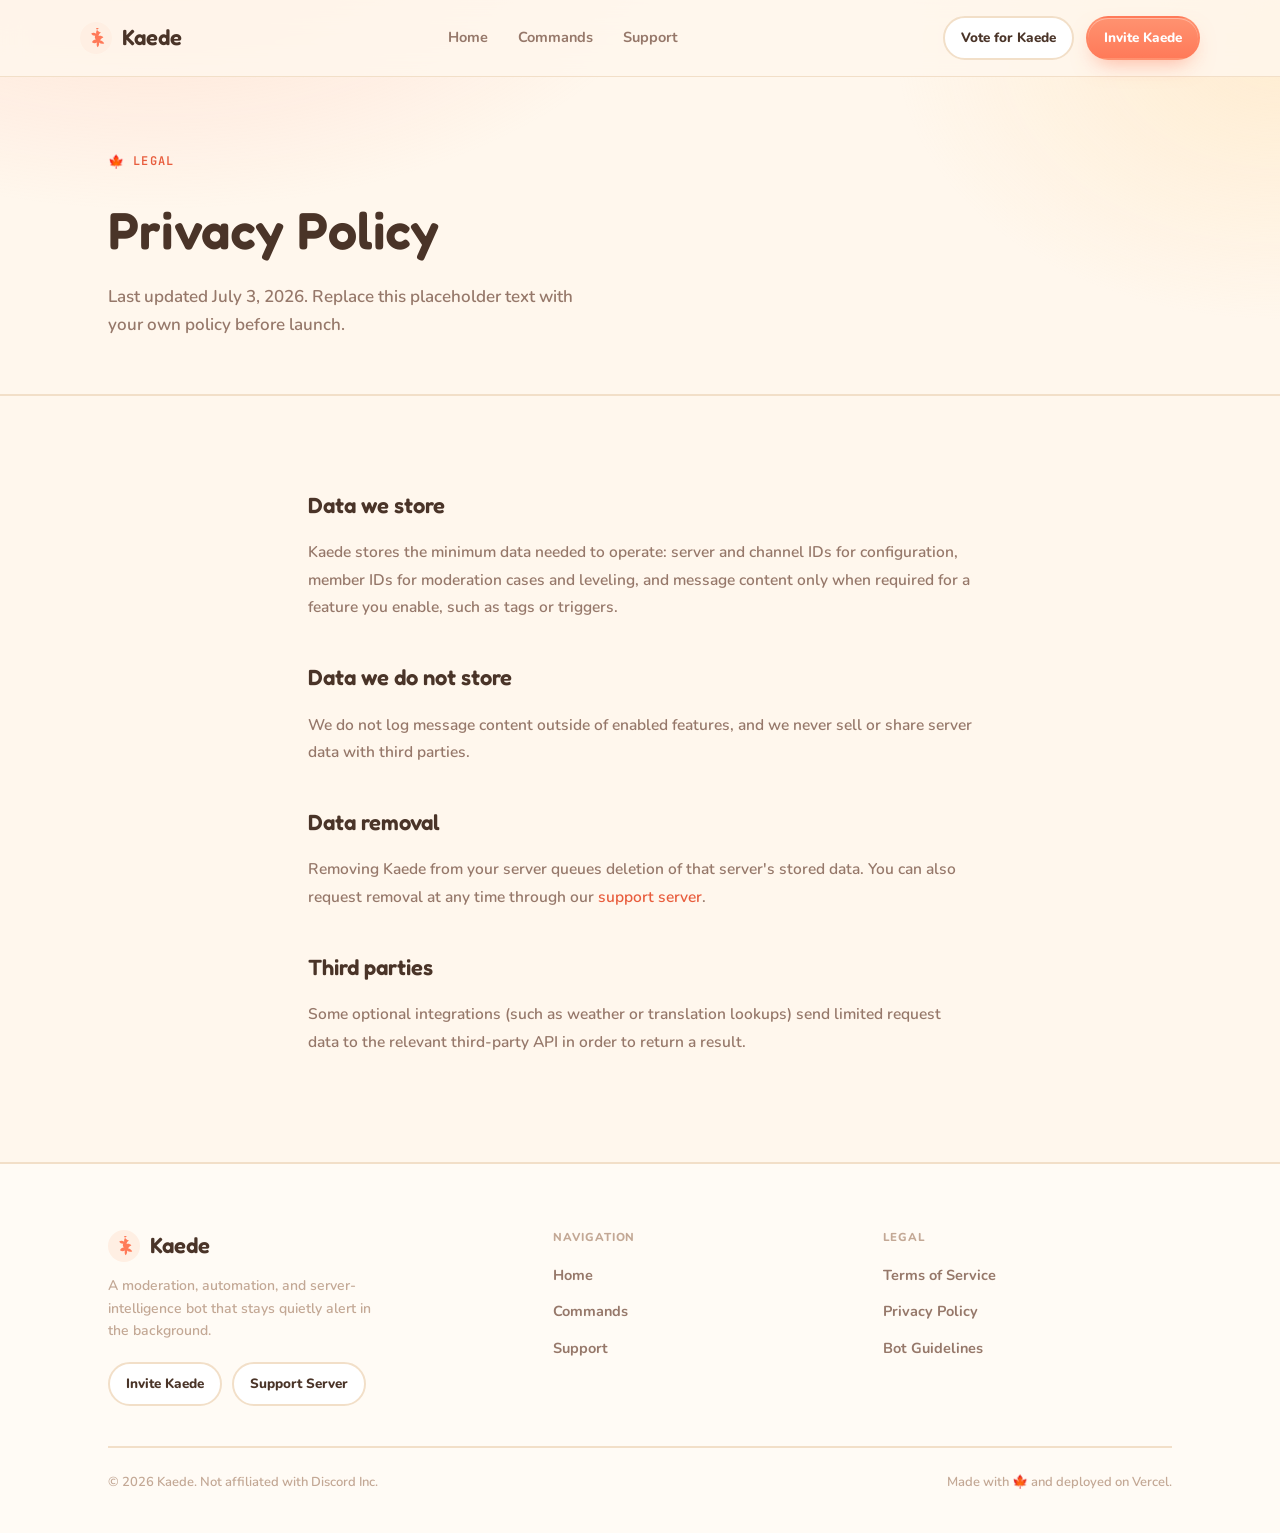
<file: privacy.html>
<!doctype html>
<html lang="en">
<head>
<meta charset="UTF-8">
<meta name="viewport" content="width=device-width, initial-scale=1">
<title>Privacy Policy — Kaede</title>
<link rel="icon" href="data:image/svg+xml,<svg xmlns=%22http://www.w3.org/2000/svg%22 viewBox=%220 0 32 32%22><circle cx=%2216%22 cy=%2216%22 r=%2216%22 fill=%22%23FFEFE3%22/><path d=%22M16 6c1 2.6 2.8 4 5 4.6-1.6 1-2.3 2-2.4 3.4 2-.4 3.4 0 4.8 1.4-1.8.6-2.8 1.6-3.2 3 2 .2 3.2 1.2 4 3-2.2.6-3.8.2-5.2-1 .4 2 0 3.4-1.4 4.8-1-1.6-1.2-3-.6-4.8-1.6 1-3.2 1-5-.2.8-1.6 2-2.4 3.8-2.6-1-1.2-1.2-2.4-.6-4-1.8.2-3-.6-4-2.2 1.8-1 3.4-1 5 .4-.4-2.2.4-4 2.8-5.8Z%22 fill=%22%23FF7A59%22/></svg>">
<link rel="preconnect" href="https://fonts.googleapis.com">
<link href="https://fonts.googleapis.com/css2?family=Fredoka:wght@500;600;700&family=Nunito:wght@400;600;700;800&family=JetBrains+Mono:wght@400;500&display=swap" rel="stylesheet">
<link rel="stylesheet" href="style.css">
</head>
<body>

<header class="site">
  <div class="wrap bar">
    <a href="index.html" class="brand">
      <svg class="mark" viewBox="0 0 32 32" fill="none" xmlns="http://www.w3.org/2000/svg">
        <circle cx="16" cy="16" r="16" fill="#FFEFE3"/>
        <path d="M16 6c1 2.6 2.8 4 5 4.6-1.6 1-2.3 2-2.4 3.4 2-.4 3.4 0 4.8 1.4-1.8.6-2.8 1.6-3.2 3 2 .2 3.2 1.2 4 3-2.2.6-3.8.2-5.2-1 .4 2 0 3.4-1.4 4.8-1-1.6-1.2-3-.6-4.8-1.6 1-3.2 1-5-.2.8-1.6 2-2.4 3.8-2.6-1-1.2-1.2-2.4-.6-4-1.8.2-3-.6-4-2.2 1.8-1 3.4-1 5 .4-.4-2.2.4-4 2.8-5.8Z" fill="#FF7A59"/>
      </svg>
      Kaede
    </a>
    <nav class="primary">
      <a href="index.html">Home</a>
      <a href="commands.html">Commands</a>
      <a href="#" data-support>Support</a>
    </nav>
    <div class="header-cta">
      <a href="#" class="btn btn-ghost btn-sm" data-vote>Vote for Kaede</a>
      <a href="#" class="btn btn-primary btn-sm" data-invite>Invite Kaede</a>
    </div>
    <button class="menu-toggle" aria-label="Toggle menu" aria-expanded="false">
      <svg width="18" height="18" viewBox="0 0 18 18" fill="none"><path d="M2 4h14M2 9h14M2 14h14" stroke="currentColor" stroke-width="1.6" stroke-linecap="round"/></svg>
    </button>
  </div>
</header>

<main>
  <section class="page-hero">
    <div class="wrap">
      <div class="eyebrow">Legal</div>
      <h1>Privacy Policy</h1>
      <p>Last updated July 3, 2026. Replace this placeholder text with your own policy before launch.</p>
    </div>
  </section>

  <section>
    <div class="wrap prose">

      <h2>Data we store</h2>
      <p>Kaede stores the minimum data needed to operate: server and channel IDs for configuration, member IDs for moderation cases and leveling, and message content only when required for a feature you enable, such as tags or triggers.</p>
      <h2>Data we do not store</h2>
      <p>We do not log message content outside of enabled features, and we never sell or share server data with third parties.</p>
      <h2>Data removal</h2>
      <p>Removing Kaede from your server queues deletion of that server's stored data. You can also request removal at any time through our <a href="#" data-support>support server</a>.</p>
      <h2>Third parties</h2>
      <p>Some optional integrations (such as weather or translation lookups) send limited request data to the relevant third-party API in order to return a result.</p>
    </div>
  </section>
</main>

<footer class="site">
  <div class="wrap">
    <div class="footer-grid">
      <div class="footer-brand">
        <a href="index.html" class="brand">
          <svg class="mark" viewBox="0 0 32 32" fill="none" xmlns="http://www.w3.org/2000/svg">
        <circle cx="16" cy="16" r="16" fill="#FFEFE3"/>
        <path d="M16 6c1 2.6 2.8 4 5 4.6-1.6 1-2.3 2-2.4 3.4 2-.4 3.4 0 4.8 1.4-1.8.6-2.8 1.6-3.2 3 2 .2 3.2 1.2 4 3-2.2.6-3.8.2-5.2-1 .4 2 0 3.4-1.4 4.8-1-1.6-1.2-3-.6-4.8-1.6 1-3.2 1-5-.2.8-1.6 2-2.4 3.8-2.6-1-1.2-1.2-2.4-.6-4-1.8.2-3-.6-4-2.2 1.8-1 3.4-1 5 .4-.4-2.2.4-4 2.8-5.8Z" fill="#FF7A59"/>
      </svg>
          Kaede
        </a>
        <p>A moderation, automation, and server-intelligence bot that stays quietly alert in the background.</p>
        <div style="display:flex; gap:10px;">
          <a href="#" class="btn btn-ghost btn-sm" data-invite>Invite Kaede</a>
          <a href="#" class="btn btn-ghost btn-sm" data-support>Support Server</a>
        </div>
      </div>
      <div class="footer-col">
        <h4>Navigation</h4>
        <ul>
          <li><a href="index.html">Home</a></li>
          <li><a href="commands.html">Commands</a></li>
          <li><a href="#" data-support>Support</a></li>
        </ul>
      </div>
      <div class="footer-col">
        <h4>Legal</h4>
        <ul>
          <li><a href="terms.html">Terms of Service</a></li>
          <li><a href="privacy.html">Privacy Policy</a></li>
          <li><a href="guidelines.html">Bot Guidelines</a></li>
        </ul>
      </div>
    </div>
    <div class="footer-bottom">
      <span>© 2026 Kaede. Not affiliated with Discord Inc.</span>
      <span>Made with 🍁 and deployed on Vercel.</span>
    </div>
  </div>
</footer>

<script src="config.js"></script>
<script src="script.js"></script>
</body>
</html>
</file>
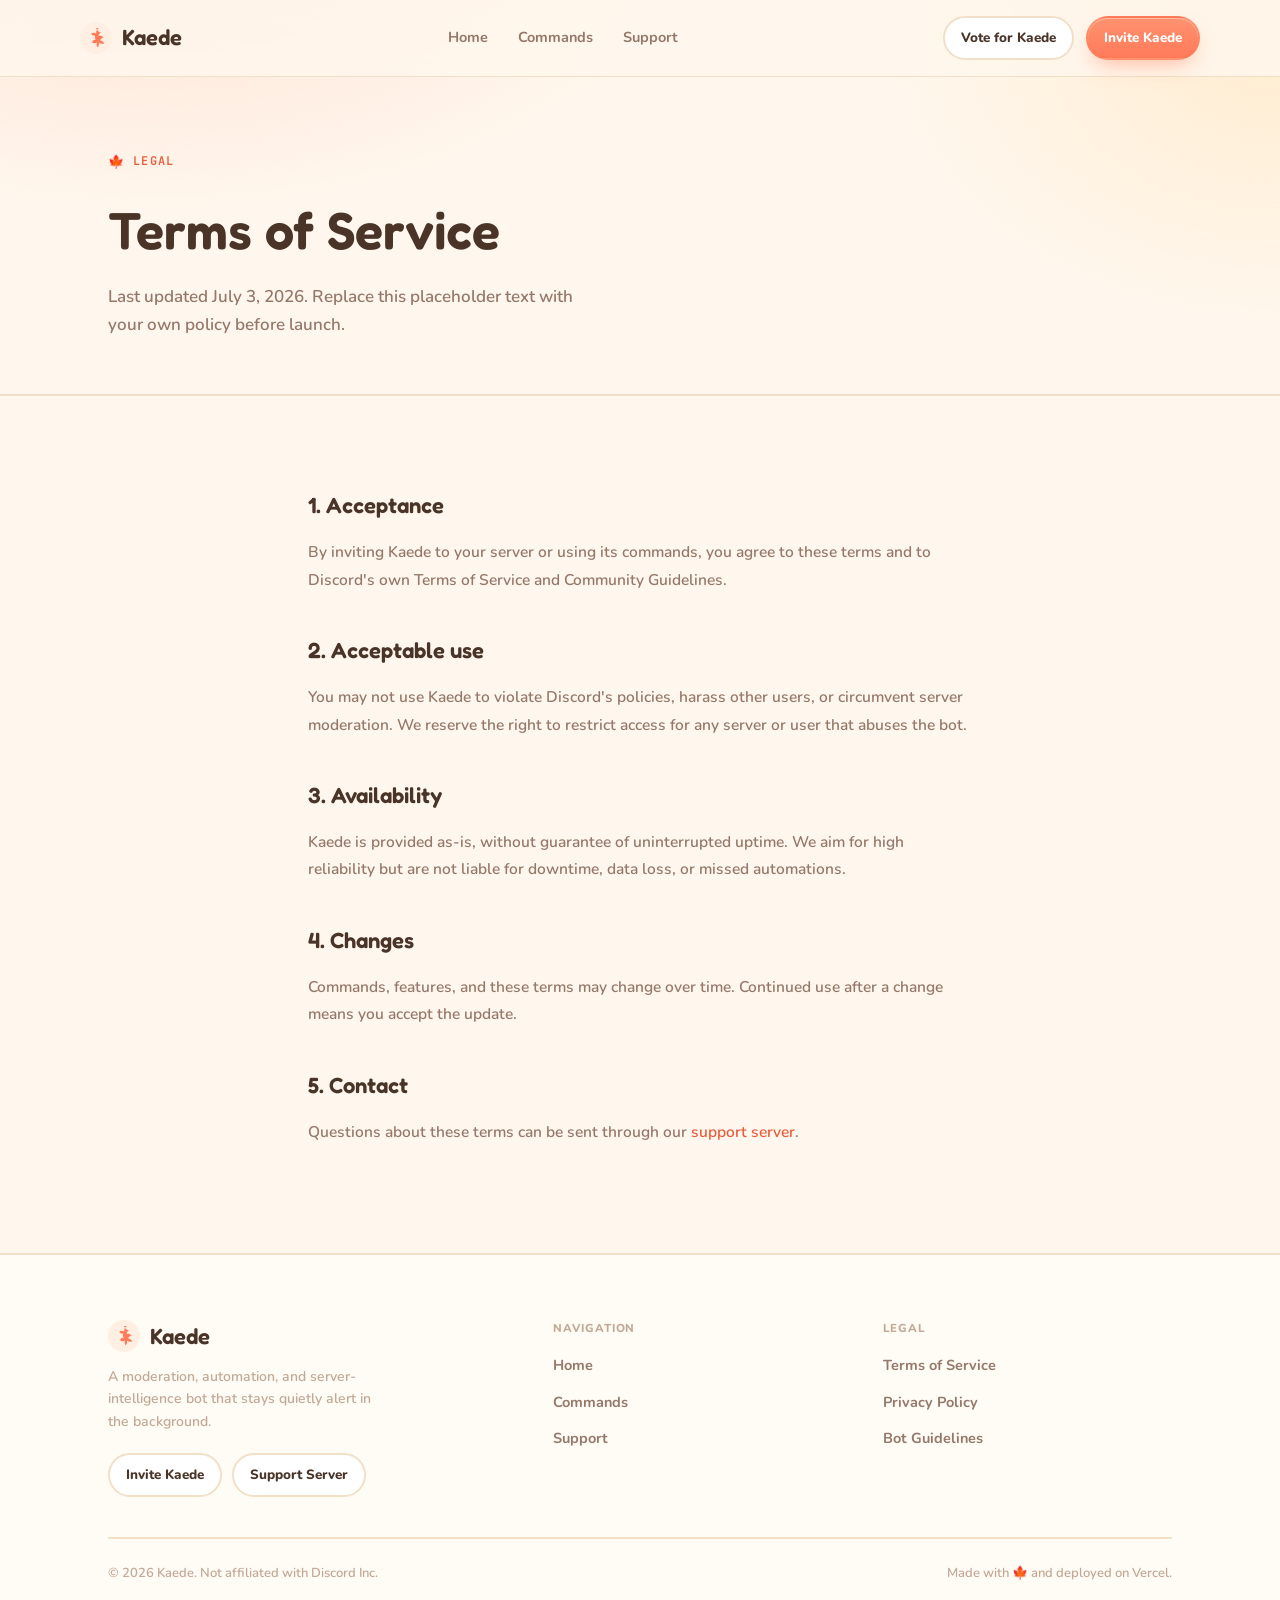
<file: terms.html>
<!doctype html>
<html lang="en">
<head>
<meta charset="UTF-8">
<meta name="viewport" content="width=device-width, initial-scale=1">
<title>Terms of Service — Kaede</title>
<link rel="icon" href="data:image/svg+xml,<svg xmlns=%22http://www.w3.org/2000/svg%22 viewBox=%220 0 32 32%22><circle cx=%2216%22 cy=%2216%22 r=%2216%22 fill=%22%23FFEFE3%22/><path d=%22M16 6c1 2.6 2.8 4 5 4.6-1.6 1-2.3 2-2.4 3.4 2-.4 3.4 0 4.8 1.4-1.8.6-2.8 1.6-3.2 3 2 .2 3.2 1.2 4 3-2.2.6-3.8.2-5.2-1 .4 2 0 3.4-1.4 4.8-1-1.6-1.2-3-.6-4.8-1.6 1-3.2 1-5-.2.8-1.6 2-2.4 3.8-2.6-1-1.2-1.2-2.4-.6-4-1.8.2-3-.6-4-2.2 1.8-1 3.4-1 5 .4-.4-2.2.4-4 2.8-5.8Z%22 fill=%22%23FF7A59%22/></svg>">
<link rel="preconnect" href="https://fonts.googleapis.com">
<link href="https://fonts.googleapis.com/css2?family=Fredoka:wght@500;600;700&family=Nunito:wght@400;600;700;800&family=JetBrains+Mono:wght@400;500&display=swap" rel="stylesheet">
<link rel="stylesheet" href="style.css">
</head>
<body>

<header class="site">
  <div class="wrap bar">
    <a href="index.html" class="brand">
      <svg class="mark" viewBox="0 0 32 32" fill="none" xmlns="http://www.w3.org/2000/svg">
        <circle cx="16" cy="16" r="16" fill="#FFEFE3"/>
        <path d="M16 6c1 2.6 2.8 4 5 4.6-1.6 1-2.3 2-2.4 3.4 2-.4 3.4 0 4.8 1.4-1.8.6-2.8 1.6-3.2 3 2 .2 3.2 1.2 4 3-2.2.6-3.8.2-5.2-1 .4 2 0 3.4-1.4 4.8-1-1.6-1.2-3-.6-4.8-1.6 1-3.2 1-5-.2.8-1.6 2-2.4 3.8-2.6-1-1.2-1.2-2.4-.6-4-1.8.2-3-.6-4-2.2 1.8-1 3.4-1 5 .4-.4-2.2.4-4 2.8-5.8Z" fill="#FF7A59"/>
      </svg>
      Kaede
    </a>
    <nav class="primary">
      <a href="index.html">Home</a>
      <a href="commands.html">Commands</a>
      <a href="#" data-support>Support</a>
    </nav>
    <div class="header-cta">
      <a href="#" class="btn btn-ghost btn-sm" data-vote>Vote for Kaede</a>
      <a href="#" class="btn btn-primary btn-sm" data-invite>Invite Kaede</a>
    </div>
    <button class="menu-toggle" aria-label="Toggle menu" aria-expanded="false">
      <svg width="18" height="18" viewBox="0 0 18 18" fill="none"><path d="M2 4h14M2 9h14M2 14h14" stroke="currentColor" stroke-width="1.6" stroke-linecap="round"/></svg>
    </button>
  </div>
</header>

<main>
  <section class="page-hero">
    <div class="wrap">
      <div class="eyebrow">Legal</div>
      <h1>Terms of Service</h1>
      <p>Last updated July 3, 2026. Replace this placeholder text with your own policy before launch.</p>
    </div>
  </section>

  <section>
    <div class="wrap prose">

      <h2>1. Acceptance</h2>
      <p>By inviting Kaede to your server or using its commands, you agree to these terms and to Discord's own Terms of Service and Community Guidelines.</p>
      <h2>2. Acceptable use</h2>
      <p>You may not use Kaede to violate Discord's policies, harass other users, or circumvent server moderation. We reserve the right to restrict access for any server or user that abuses the bot.</p>
      <h2>3. Availability</h2>
      <p>Kaede is provided as-is, without guarantee of uninterrupted uptime. We aim for high reliability but are not liable for downtime, data loss, or missed automations.</p>
      <h2>4. Changes</h2>
      <p>Commands, features, and these terms may change over time. Continued use after a change means you accept the update.</p>
      <h2>5. Contact</h2>
      <p>Questions about these terms can be sent through our <a href="#" data-support>support server</a>.</p>
    </div>
  </section>
</main>

<footer class="site">
  <div class="wrap">
    <div class="footer-grid">
      <div class="footer-brand">
        <a href="index.html" class="brand">
          <svg class="mark" viewBox="0 0 32 32" fill="none" xmlns="http://www.w3.org/2000/svg">
        <circle cx="16" cy="16" r="16" fill="#FFEFE3"/>
        <path d="M16 6c1 2.6 2.8 4 5 4.6-1.6 1-2.3 2-2.4 3.4 2-.4 3.4 0 4.8 1.4-1.8.6-2.8 1.6-3.2 3 2 .2 3.2 1.2 4 3-2.2.6-3.8.2-5.2-1 .4 2 0 3.4-1.4 4.8-1-1.6-1.2-3-.6-4.8-1.6 1-3.2 1-5-.2.8-1.6 2-2.4 3.8-2.6-1-1.2-1.2-2.4-.6-4-1.8.2-3-.6-4-2.2 1.8-1 3.4-1 5 .4-.4-2.2.4-4 2.8-5.8Z" fill="#FF7A59"/>
      </svg>
          Kaede
        </a>
        <p>A moderation, automation, and server-intelligence bot that stays quietly alert in the background.</p>
        <div style="display:flex; gap:10px;">
          <a href="#" class="btn btn-ghost btn-sm" data-invite>Invite Kaede</a>
          <a href="#" class="btn btn-ghost btn-sm" data-support>Support Server</a>
        </div>
      </div>
      <div class="footer-col">
        <h4>Navigation</h4>
        <ul>
          <li><a href="index.html">Home</a></li>
          <li><a href="commands.html">Commands</a></li>
          <li><a href="#" data-support>Support</a></li>
        </ul>
      </div>
      <div class="footer-col">
        <h4>Legal</h4>
        <ul>
          <li><a href="terms.html">Terms of Service</a></li>
          <li><a href="privacy.html">Privacy Policy</a></li>
          <li><a href="guidelines.html">Bot Guidelines</a></li>
        </ul>
      </div>
    </div>
    <div class="footer-bottom">
      <span>© 2026 Kaede. Not affiliated with Discord Inc.</span>
      <span>Made with 🍁 and deployed on Vercel.</span>
    </div>
  </div>
</footer>

<script src="config.js"></script>
<script src="script.js"></script>
</body>
</html>
</file>
<file: style.css>
/* ===========================================================
   KAEDE — a cozy little Discord bot
   Design tokens
   =========================================================== */
:root {
  --ink:        #4A3428;
  --ink-dim:    #96786A;
  --ink-faint:  #C3A895;
  --bg:         #FFF7ED;
  --bg-raised:  #FFFFFF;
  --panel:      #FFFFFF;
  --panel-solid:#FFFFFF;
  --line:       #F2DFC8;
  --line-soft:  #F7E9D8;
  --maple:      #FF7A59;
  --maple-dim:  #FFB39D;
  --maple-deep: #E85D3D;
  --gold:       #FFB347;
  --gold-dim:   #FFDDA6;
  --moss:       #6FB98F;

  --serif: "Fredoka", "Baloo 2", ui-rounded, "Segoe UI", sans-serif;
  --sans: "Nunito", "Quicksand", -apple-system, BlinkMacSystemFont, sans-serif;
  --mono: "JetBrains Mono", "SFMono-Regular", Menlo, monospace;

  --container: 1120px;
}

* { box-sizing: border-box; }
html { scroll-behavior: smooth; }

body {
  margin: 0;
  background: var(--bg);
  color: var(--ink);
  font-family: var(--sans);
  font-size: 16px;
  line-height: 1.6;
  -webkit-font-smoothing: antialiased;
  overflow-x: hidden;
}

body::before {
  content: "";
  position: fixed;
  inset: 0;
  z-index: 0;
  pointer-events: none;
  background:
    radial-gradient(ellipse 900px 500px at 12% -10%, rgba(255,179,157,0.35), transparent 60%),
    radial-gradient(ellipse 700px 500px at 100% 5%, rgba(255,221,166,0.4), transparent 55%);
}

a { color: inherit; text-decoration: none; }
img { max-width: 100%; display: block; }
button { font-family: inherit; }

.wrap {
  max-width: var(--container);
  margin: 0 auto;
  padding: 0 28px;
  position: relative;
  z-index: 1;
}

::selection { background: var(--maple); color: #fff; }

:focus-visible {
  outline: 2px solid var(--maple);
  outline-offset: 3px;
  border-radius: 6px;
}

/* ---------- eyebrow / labels ---------- */
.eyebrow {
  font-family: var(--mono);
  font-size: 12px;
  letter-spacing: 0.1em;
  text-transform: uppercase;
  color: var(--maple-deep);
  display: inline-flex;
  align-items: center;
  gap: 8px;
  font-weight: 600;
}
.eyebrow::before {
  content: "🍁";
  font-size: 13px;
  filter: saturate(1.1);
}

/* ---------- header ---------- */
header.site {
  position: sticky;
  top: 0;
  z-index: 50;
  backdrop-filter: blur(14px);
  background: rgba(255,247,237,0.82);
  border-bottom: 1px solid var(--line);
}
header.site .bar {
  display: flex;
  align-items: center;
  justify-content: space-between;
  padding: 16px 0;
  gap: 24px;
}
.brand {
  display: flex;
  align-items: center;
  gap: 10px;
  font-family: var(--serif);
  font-size: 22px;
  font-weight: 600;
  letter-spacing: 0.005em;
  color: var(--ink);
}
.brand .mark {
  width: 32px; height: 32px;
  flex-shrink: 0;
}
nav.primary {
  display: flex;
  align-items: center;
  gap: 30px;
  font-size: 14.5px;
  font-weight: 700;
  color: var(--ink-dim);
}
nav.primary a { transition: color .15s ease; position: relative; }
nav.primary a:hover { color: var(--ink); }
nav.primary a.active { color: var(--maple-deep); }

.header-cta { display: flex; align-items: center; gap: 12px; }

.btn {
  display: inline-flex;
  align-items: center;
  justify-content: center;
  gap: 8px;
  font-family: var(--sans);
  font-weight: 800;
  font-size: 14.5px;
  padding: 12px 22px;
  border-radius: 999px;
  border: 2px solid transparent;
  cursor: pointer;
  transition: transform .15s ease, border-color .15s ease, background .15s ease, box-shadow .2s ease;
  white-space: nowrap;
}
.btn:hover { transform: translateY(-1px); }
.btn:active { transform: translateY(1px); }
.btn-primary {
  background: linear-gradient(180deg, #FF9270, var(--maple));
  color: #fff;
  box-shadow: 0 10px 22px -8px rgba(255,122,89,0.55), inset 0 1px 0 rgba(255,255,255,0.35);
}
.btn-primary:hover { box-shadow: 0 12px 26px -6px rgba(255,122,89,0.65), inset 0 1px 0 rgba(255,255,255,0.35); }
.btn-ghost {
  background: #fff;
  border-color: var(--line);
  color: var(--ink);
}
.btn-ghost:hover { border-color: var(--maple-dim); background: #FFF1E9; }
.btn-sm { padding: 9px 16px; font-size: 13.5px; }

.menu-toggle {
  display: none;
  background: #fff;
  border: 2px solid var(--line);
  border-radius: 12px;
  width: 42px; height: 42px;
  color: var(--ink);
  align-items: center;
  justify-content: center;
}

/* ---------- hero ---------- */
.hero {
  position: relative;
  padding: 90px 0 84px;
  overflow: hidden;
}
#leaves {
  position: absolute;
  inset: -5% -10% -5%;
  z-index: 0;
  opacity: 0.9;
}
.hero .wrap { z-index: 2; }
.hero-inner {
  display: grid;
  grid-template-columns: 1.1fr 0.9fr;
  gap: 56px;
  align-items: center;
}
.status-pill {
  display: inline-flex;
  align-items: center;
  gap: 8px;
  font-family: var(--sans);
  font-weight: 800;
  font-size: 12.5px;
  color: #2F7A55;
  background: #E9F7EE;
  border: 2px solid #CBEBD7;
  padding: 7px 14px 7px 12px;
  border-radius: 999px;
  margin-bottom: 22px;
}
.status-pill .dot {
  width: 7px; height: 7px; border-radius: 50%;
  background: var(--moss);
  box-shadow: 0 0 8px 1px rgba(111,185,143,0.6);
  animation: pulse 2s ease-in-out infinite;
}
@keyframes pulse { 0%,100% { opacity: 1; } 50% { opacity: 0.35; } }

h1.display {
  font-family: var(--serif);
  font-weight: 600;
  font-size: clamp(42px, 5.4vw, 66px);
  line-height: 1.06;
  letter-spacing: -0.005em;
  margin: 0 0 22px;
  color: var(--ink);
}
h1.display em {
  font-style: normal;
  color: var(--maple);
  font-weight: 600;
}
.hero p.lede {
  font-size: 18px;
  color: var(--ink-dim);
  max-width: 46ch;
  margin: 0 0 34px;
  font-weight: 600;
}
.hero-actions { display: flex; gap: 14px; flex-wrap: wrap; margin-bottom: 48px; }

.stat-row {
  display: flex;
  gap: 36px;
  flex-wrap: wrap;
}
.stat b {
  display: block;
  font-family: var(--serif);
  font-size: 27px;
  font-weight: 600;
  color: var(--maple-deep);
}
.stat span {
  font-family: var(--sans);
  font-size: 11.5px;
  font-weight: 800;
  letter-spacing: 0.06em;
  text-transform: uppercase;
  color: var(--ink-faint);
}

/* ---------- console card (signature element) ---------- */
.console {
  background: #FFFFFF;
  border: 2px solid var(--line);
  border-radius: 24px;
  overflow: hidden;
  box-shadow: 0 30px 50px -26px rgba(232,93,61,0.28), 0 2px 0 rgba(255,255,255,0.6) inset;
}
.console-bar {
  display: flex;
  align-items: center;
  gap: 8px;
  padding: 14px 18px;
  border-bottom: 2px solid var(--line-soft);
  background: #FFF9F1;
}
.console-bar .dots { display: flex; gap: 6px; }
.console-bar .dots i {
  width: 11px; height: 11px; border-radius: 50%;
  background: var(--gold-dim);
  display: block;
}
.console-bar .dots i:nth-child(1) { background: #FFB4A8; }
.console-bar .dots i:nth-child(2) { background: #FFDDA6; }
.console-bar .dots i:nth-child(3) { background: #C7EBD3; }
.console-bar .label {
  font-family: var(--mono);
  font-size: 11.5px;
  color: var(--ink-faint);
  margin-left: 6px;
  font-weight: 600;
}
.console-body {
  padding: 22px 20px 24px;
  font-family: var(--mono);
  font-size: 13.5px;
  line-height: 2;
  color: var(--ink-dim);
  min-height: 260px;
}
.console-body .ln { display: flex; gap: 10px; }
.console-body .ln .no { color: var(--line); width: 16px; flex-shrink: 0; text-align: right; }
.console-body .cmd { color: var(--maple-deep); font-weight: 600; }
.console-body .arg { color: #D9932A; }
.console-body .ok { color: #3FA06B; }
.console-body .muted { color: var(--ink-faint); }
.caret {
  display: inline-block;
  width: 7px; height: 15px;
  background: var(--maple);
  margin-left: 4px;
  animation: blink 1.1s step-end infinite;
  vertical-align: -2px;
  border-radius: 2px;
}
@keyframes blink { 50% { opacity: 0; } }

/* ---------- section shell ---------- */
section { position: relative; padding: 92px 0; }
.section-head {
  max-width: 620px;
  margin: 0 0 52px;
}
.section-head h2 {
  font-family: var(--serif);
  font-weight: 600;
  font-size: clamp(30px, 3.4vw, 42px);
  margin: 14px 0 12px;
  letter-spacing: -0.005em;
  color: var(--ink);
}
.section-head p { color: var(--ink-dim); font-size: 16.5px; margin: 0; font-weight: 600; }

/* ---------- features ---------- */
.feature-shell {
  display: grid;
  grid-template-columns: 260px 1fr;
  gap: 0;
  border: 2px solid var(--line);
  border-radius: 26px;
  overflow: hidden;
  background: #fff;
  box-shadow: 0 24px 50px -34px rgba(232,93,61,0.22);
}
.tab-list {
  border-right: 2px solid var(--line);
  display: flex;
  flex-direction: column;
  background: #FFFBF5;
}
.tab-list button {
  text-align: left;
  background: none;
  border: none;
  border-bottom: 2px solid var(--line-soft);
  color: var(--ink-dim);
  padding: 20px 22px;
  font-family: var(--sans);
  font-size: 15px;
  font-weight: 800;
  cursor: pointer;
  display: flex;
  align-items: center;
  justify-content: space-between;
  transition: background .15s ease, color .15s ease;
}
.tab-list button:last-child { border-bottom: none; }
.tab-list button:hover { color: var(--ink); background: #FFF3EA; }
.tab-list button.active {
  color: var(--maple-deep);
  background: #FFF1E9;
  box-shadow: inset 4px 0 0 var(--maple);
}
.tab-list button .n {
  font-family: var(--mono);
  font-size: 11px;
  font-weight: 500;
  color: var(--ink-faint);
}

.tab-panels { padding: 38px 42px; }
.tab-panel { display: none; }
.tab-panel.active { display: block; animation: fadeUp .35s ease; }
@keyframes fadeUp { from { opacity: 0; transform: translateY(6px); } to { opacity: 1; transform: translateY(0); } }
.tab-panel h3 {
  font-family: var(--serif);
  font-size: 25px;
  margin: 0 0 10px;
  font-weight: 600;
  color: var(--ink);
}
.tab-panel > p {
  color: var(--ink-dim);
  margin: 0 0 26px;
  max-width: 52ch;
  font-weight: 600;
}
.cmd-grid { display: grid; gap: 12px; }
.cmd-row {
  display: flex;
  align-items: baseline;
  gap: 16px;
  padding: 15px 18px;
  border: 2px solid var(--line-soft);
  border-radius: 16px;
  background: #FFFCF8;
}
.cmd-row code {
  font-family: var(--mono);
  color: var(--maple-deep);
  font-weight: 600;
  font-size: 13.5px;
  flex-shrink: 0;
  width: 190px;
}
.cmd-row p { margin: 0; color: var(--ink-dim); font-size: 14.5px; }

/* ---------- band cta ---------- */
.band {
  border-top: 2px solid var(--line);
  border-bottom: 2px solid var(--line);
  background:
    radial-gradient(ellipse 700px 300px at 50% 0%, rgba(255,179,157,0.35), transparent 70%);
  text-align: center;
  padding: 88px 0;
}
.band .eyebrow { justify-content: center; }
.band h2 {
  font-family: var(--serif);
  font-size: clamp(30px, 4vw, 46px);
  font-weight: 600;
  margin: 16px 0 14px;
  color: var(--ink);
}
.band p { color: var(--ink-dim); margin: 0 0 34px; font-weight: 600; }
.band .hero-actions { justify-content: center; }

/* ---------- footer ---------- */
footer.site {
  padding: 64px 0 40px;
  border-top: 2px solid var(--line);
  background: #FFFBF5;
}
.footer-grid {
  display: grid;
  grid-template-columns: 1.4fr 1fr 1fr;
  gap: 40px;
  padding-bottom: 40px;
  border-bottom: 2px solid var(--line);
}
.footer-brand .brand { margin-bottom: 12px; }
.footer-brand p { color: var(--ink-faint); font-size: 14px; max-width: 34ch; margin: 0 0 20px; font-weight: 600; }
.footer-col h4 {
  font-family: var(--sans);
  font-size: 11.5px;
  font-weight: 800;
  letter-spacing: 0.08em;
  text-transform: uppercase;
  color: var(--ink-faint);
  margin: 0 0 16px;
}
.footer-col ul { list-style: none; margin: 0; padding: 0; display: flex; flex-direction: column; gap: 11px; }
.footer-col a { color: var(--ink-dim); font-size: 14.5px; font-weight: 700; transition: color .15s ease; }
.footer-col a:hover { color: var(--maple-deep); }
.footer-bottom {
  display: flex;
  justify-content: space-between;
  align-items: center;
  padding-top: 24px;
  font-size: 13px;
  font-weight: 600;
  color: var(--ink-faint);
  flex-wrap: wrap;
  gap: 12px;
}

/* ---------- commands page ---------- */
.cmd-toolbar {
  display: flex;
  gap: 12px;
  align-items: center;
  margin-bottom: 36px;
  flex-wrap: wrap;
}
.search-box {
  flex: 1;
  min-width: 240px;
  display: flex;
  align-items: center;
  gap: 10px;
  border: 2px solid var(--line);
  border-radius: 999px;
  padding: 13px 20px;
  background: #fff;
}
.search-box svg { flex-shrink: 0; color: var(--ink-faint); }
.search-box input {
  border: none;
  background: none;
  outline: none;
  color: var(--ink);
  font-family: var(--mono);
  font-size: 14px;
  width: 100%;
}
.search-box input::placeholder { color: var(--ink-faint); }
.chip-row { display: flex; gap: 8px; flex-wrap: wrap; }
.chip {
  font-family: var(--sans);
  font-weight: 800;
  font-size: 12.5px;
  padding: 10px 16px;
  border-radius: 999px;
  border: 2px solid var(--line);
  color: var(--ink-dim);
  background: #fff;
  cursor: pointer;
  transition: all .15s ease;
}
.chip:hover { border-color: var(--maple-dim); color: var(--ink); }
.chip.active { background: var(--maple); border-color: var(--maple); color: #fff; }

.cmd-category { margin-bottom: 46px; }
.cmd-category h3 {
  font-family: var(--serif);
  font-size: 21px;
  font-weight: 600;
  margin: 0 0 18px;
  display: flex;
  align-items: center;
  gap: 10px;
  color: var(--ink);
}
.cmd-category h3 .count {
  font-family: var(--mono);
  font-size: 11.5px;
  font-weight: 500;
  color: var(--ink-faint);
}
.cmd-table {
  border: 2px solid var(--line);
  border-radius: 20px;
  overflow: hidden;
  background: #fff;
}
.cmd-item {
  display: grid;
  grid-template-columns: 220px 1fr;
  gap: 20px;
  padding: 16px 22px;
  border-bottom: 2px solid var(--line-soft);
  transition: background .15s ease;
}
.cmd-item:last-child { border-bottom: none; }
.cmd-item:hover { background: #FFF6EE; }
.cmd-item .name {
  font-family: var(--mono);
  color: var(--maple-deep);
  font-weight: 600;
  font-size: 14px;
  align-self: start;
}
.cmd-item .desc { color: var(--ink-dim); font-size: 14.5px; }
.cmd-item .desc .arg { color: #D9932A; font-family: var(--mono); font-size: 13px; }
.no-results {
  text-align: center;
  padding: 60px 20px;
  color: var(--ink-faint);
  font-family: var(--mono);
  font-size: 14px;
  display: none;
}
.no-results.show { display: block; }

/* ---------- page hero (commands) ---------- */
.page-hero {
  padding: 72px 0 56px;
  border-bottom: 2px solid var(--line);
}
.page-hero h1 {
  font-family: var(--serif);
  font-size: clamp(36px, 4.6vw, 52px);
  font-weight: 600;
  margin: 14px 0 12px;
  color: var(--ink);
}
.page-hero p { color: var(--ink-dim); font-size: 17px; max-width: 50ch; margin: 0; font-weight: 600; }

/* ---------- legal pages ---------- */
.prose { max-width: 720px; }
.prose h2 {
  font-family: var(--serif);
  font-size: 22px;
  font-weight: 600;
  margin: 40px 0 12px;
  color: var(--ink);
}
.prose h2:first-child { margin-top: 0; }
.prose p, .prose li { color: var(--ink-dim); font-size: 15.5px; line-height: 1.75; font-weight: 600; }
.prose ul { padding-left: 20px; }
.prose a { color: var(--maple-deep); }

/* ---------- responsive ---------- */
@media (max-width: 880px) {
  nav.primary { display: none; }
  .menu-toggle { display: flex; }
  .hero-inner { grid-template-columns: 1fr; }
  .feature-shell { grid-template-columns: 1fr; }
  .tab-list { flex-direction: row; overflow-x: auto; border-right: none; border-bottom: 2px solid var(--line); }
  .tab-list button { border-bottom: none; border-right: 2px solid var(--line-soft); white-space: nowrap; }
  .tab-list button.active { box-shadow: inset 0 -4px 0 var(--maple); }
  .footer-grid { grid-template-columns: 1fr; }
  .cmd-item { grid-template-columns: 1fr; gap: 6px; }
  .header-cta .btn-ghost { display: none; }
}

@media (prefers-reduced-motion: reduce) {
  * { animation-duration: 0.001ms !important; animation-iteration-count: 1 !important; }
  html { scroll-behavior: auto; }
}
</file>
